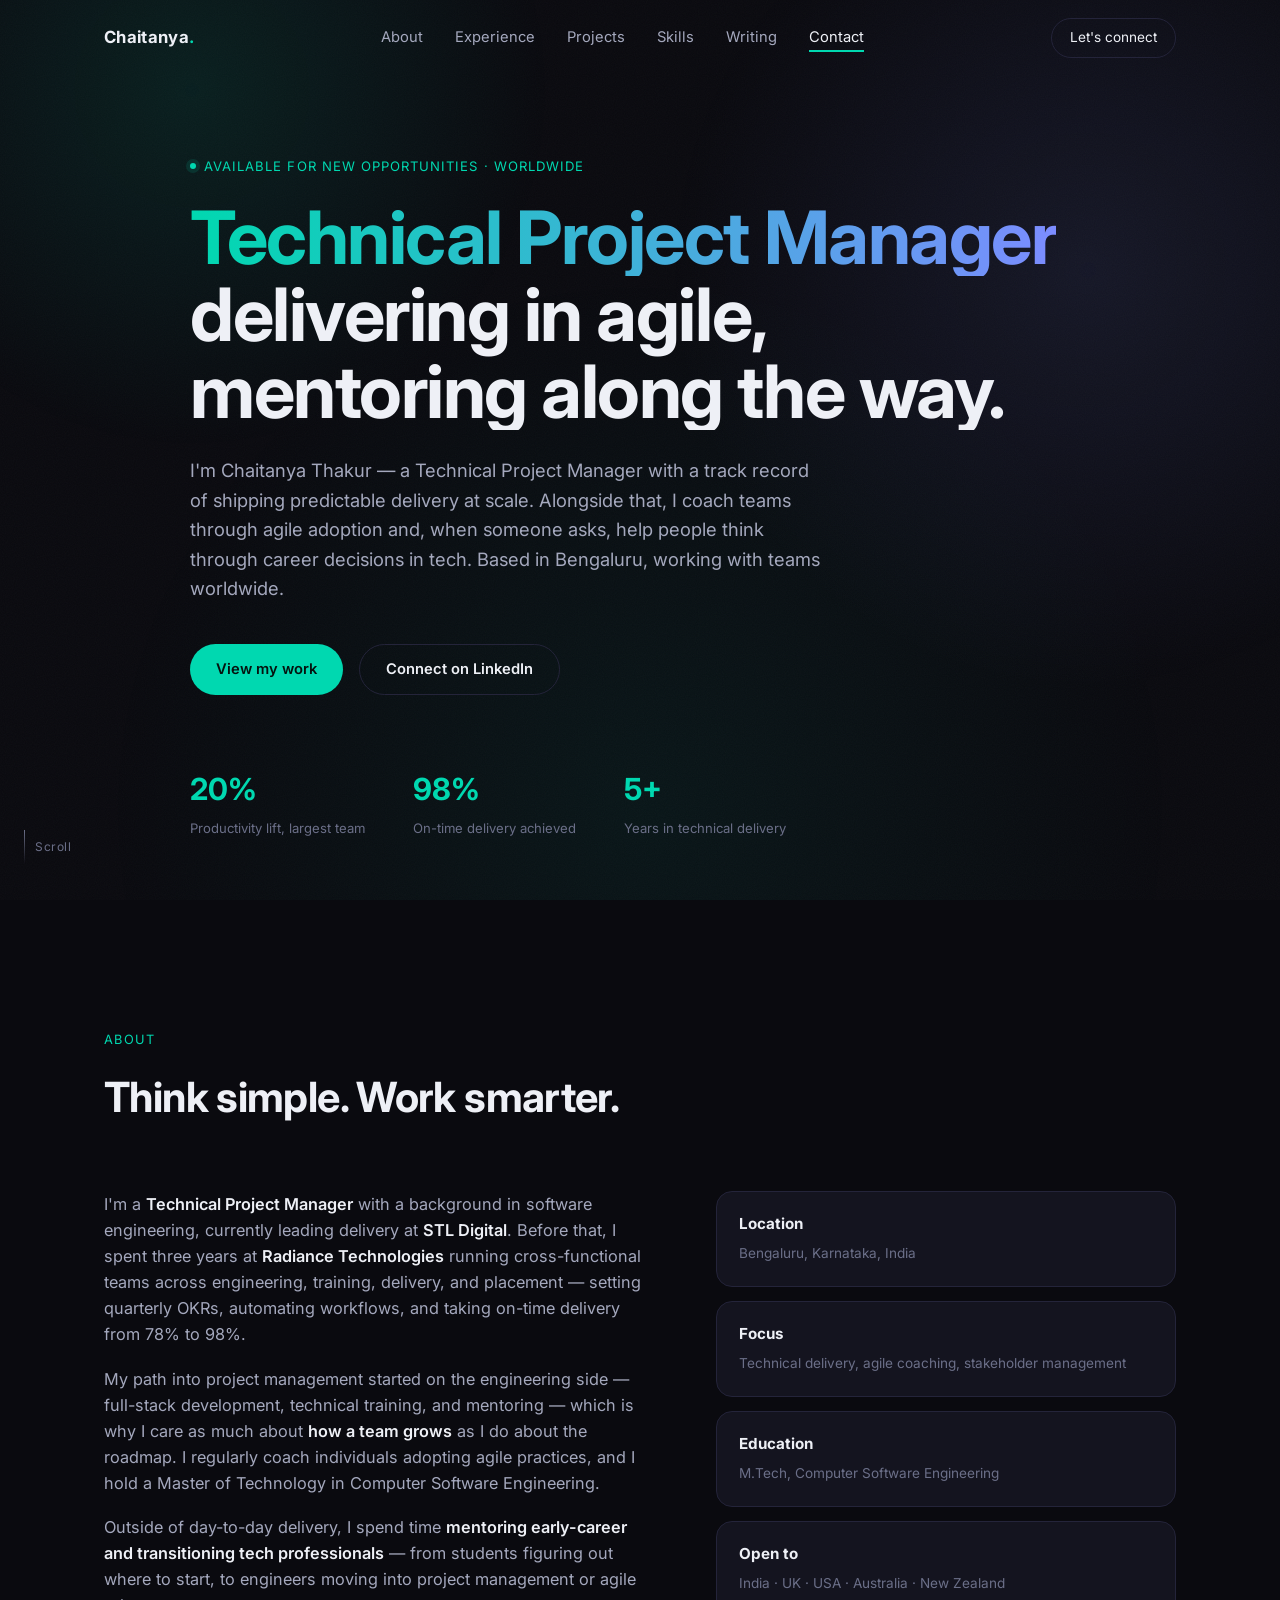
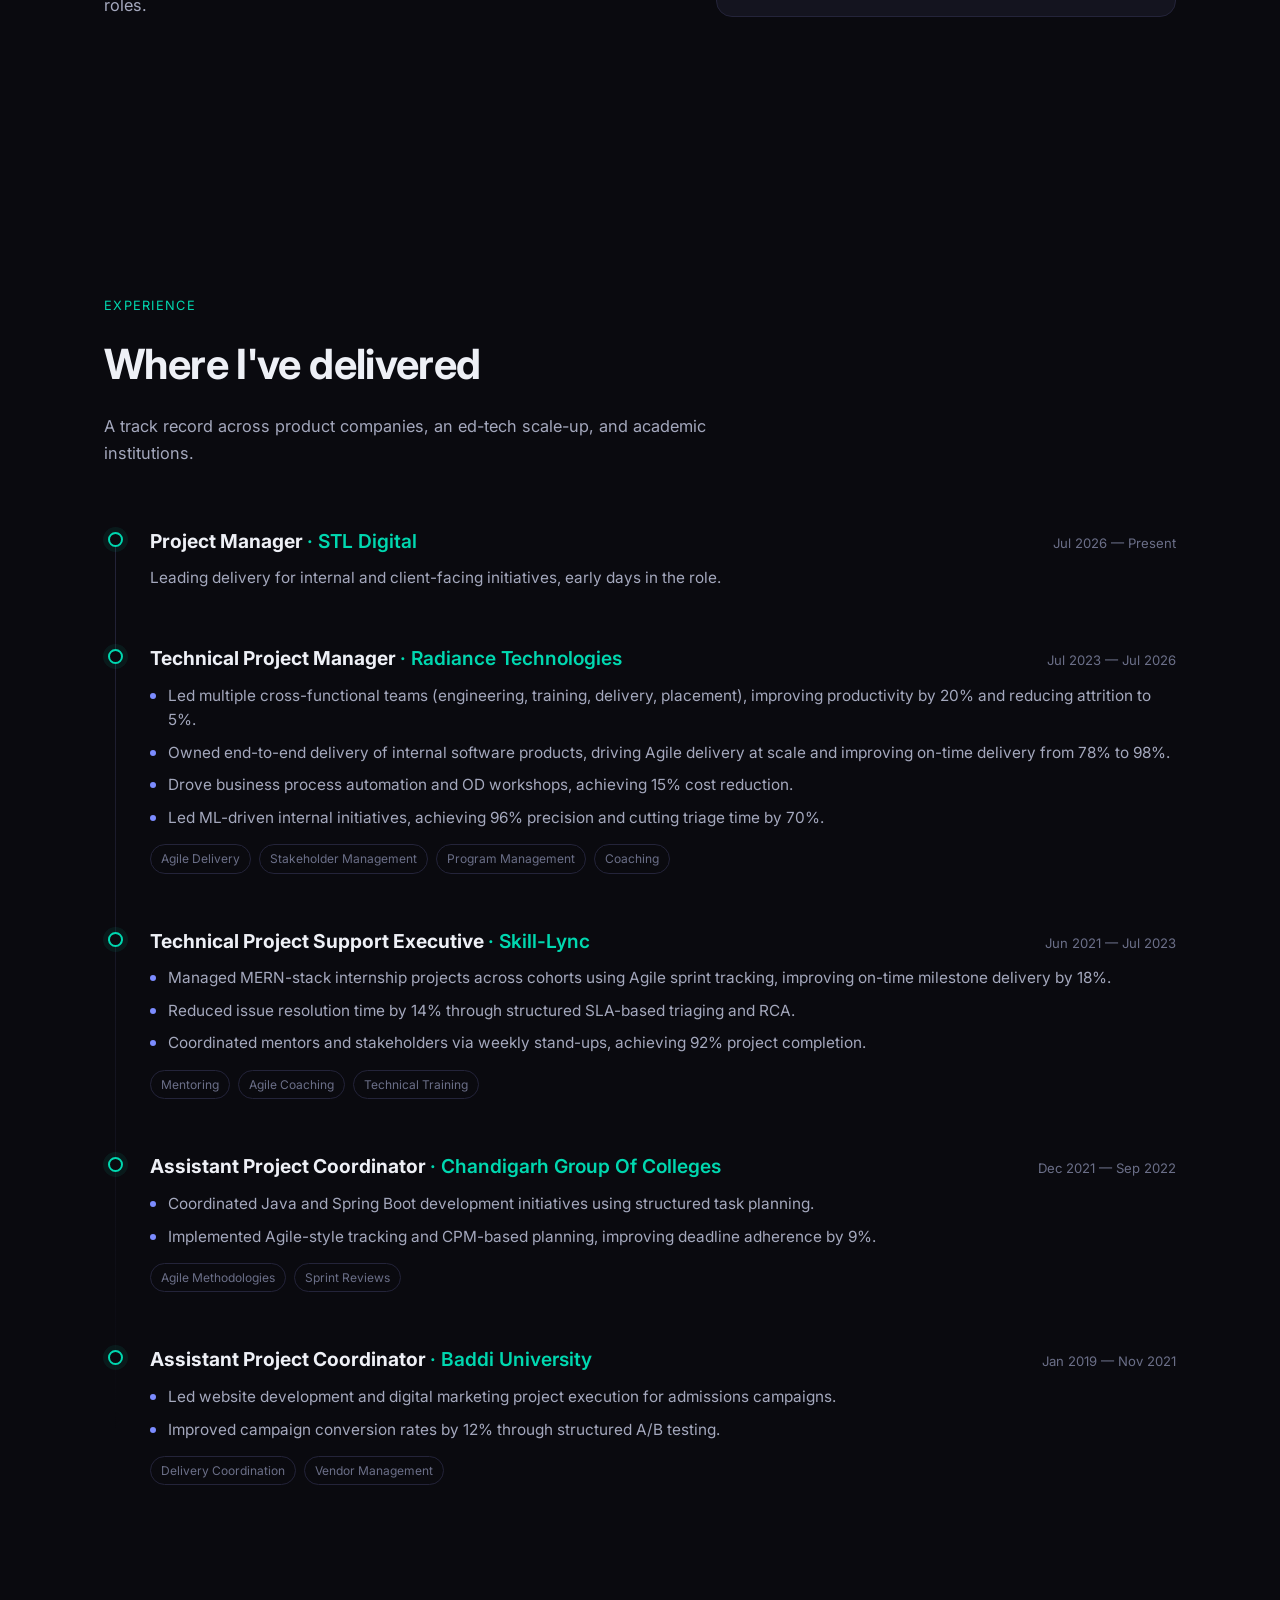
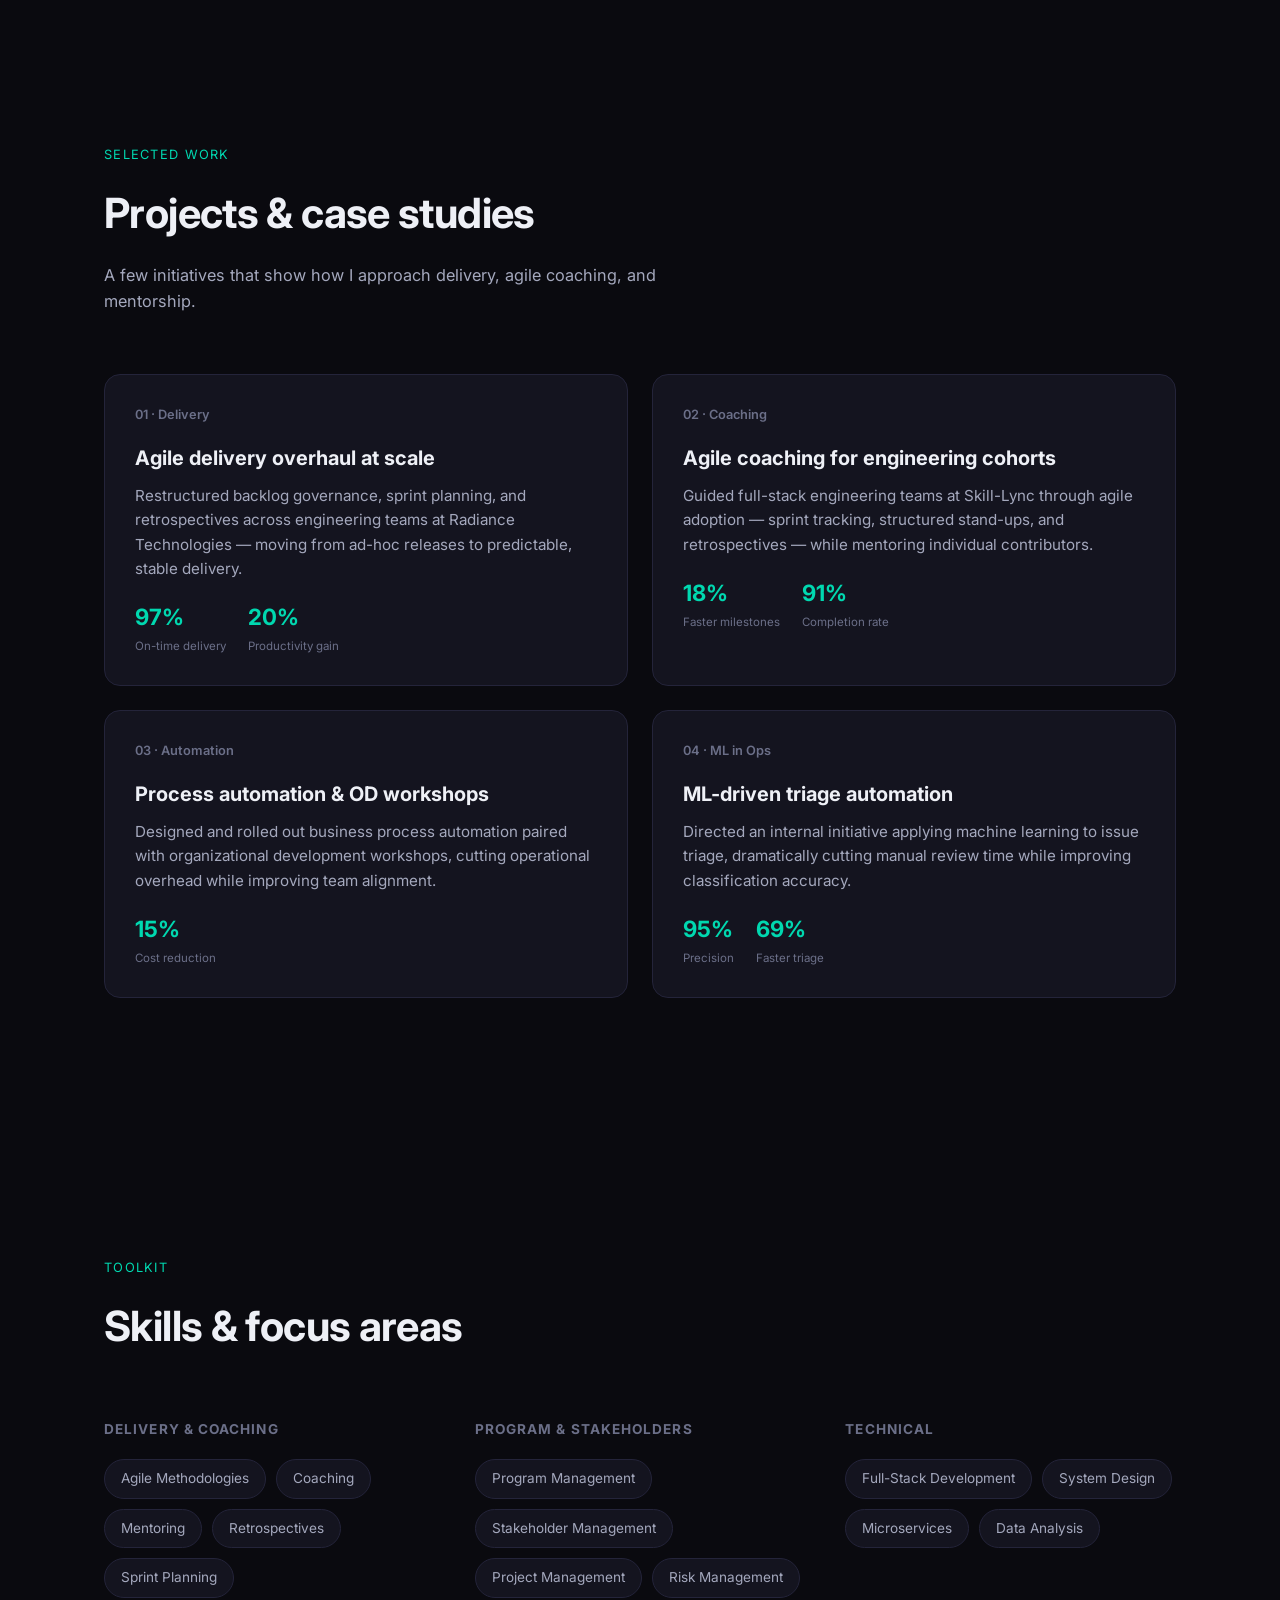
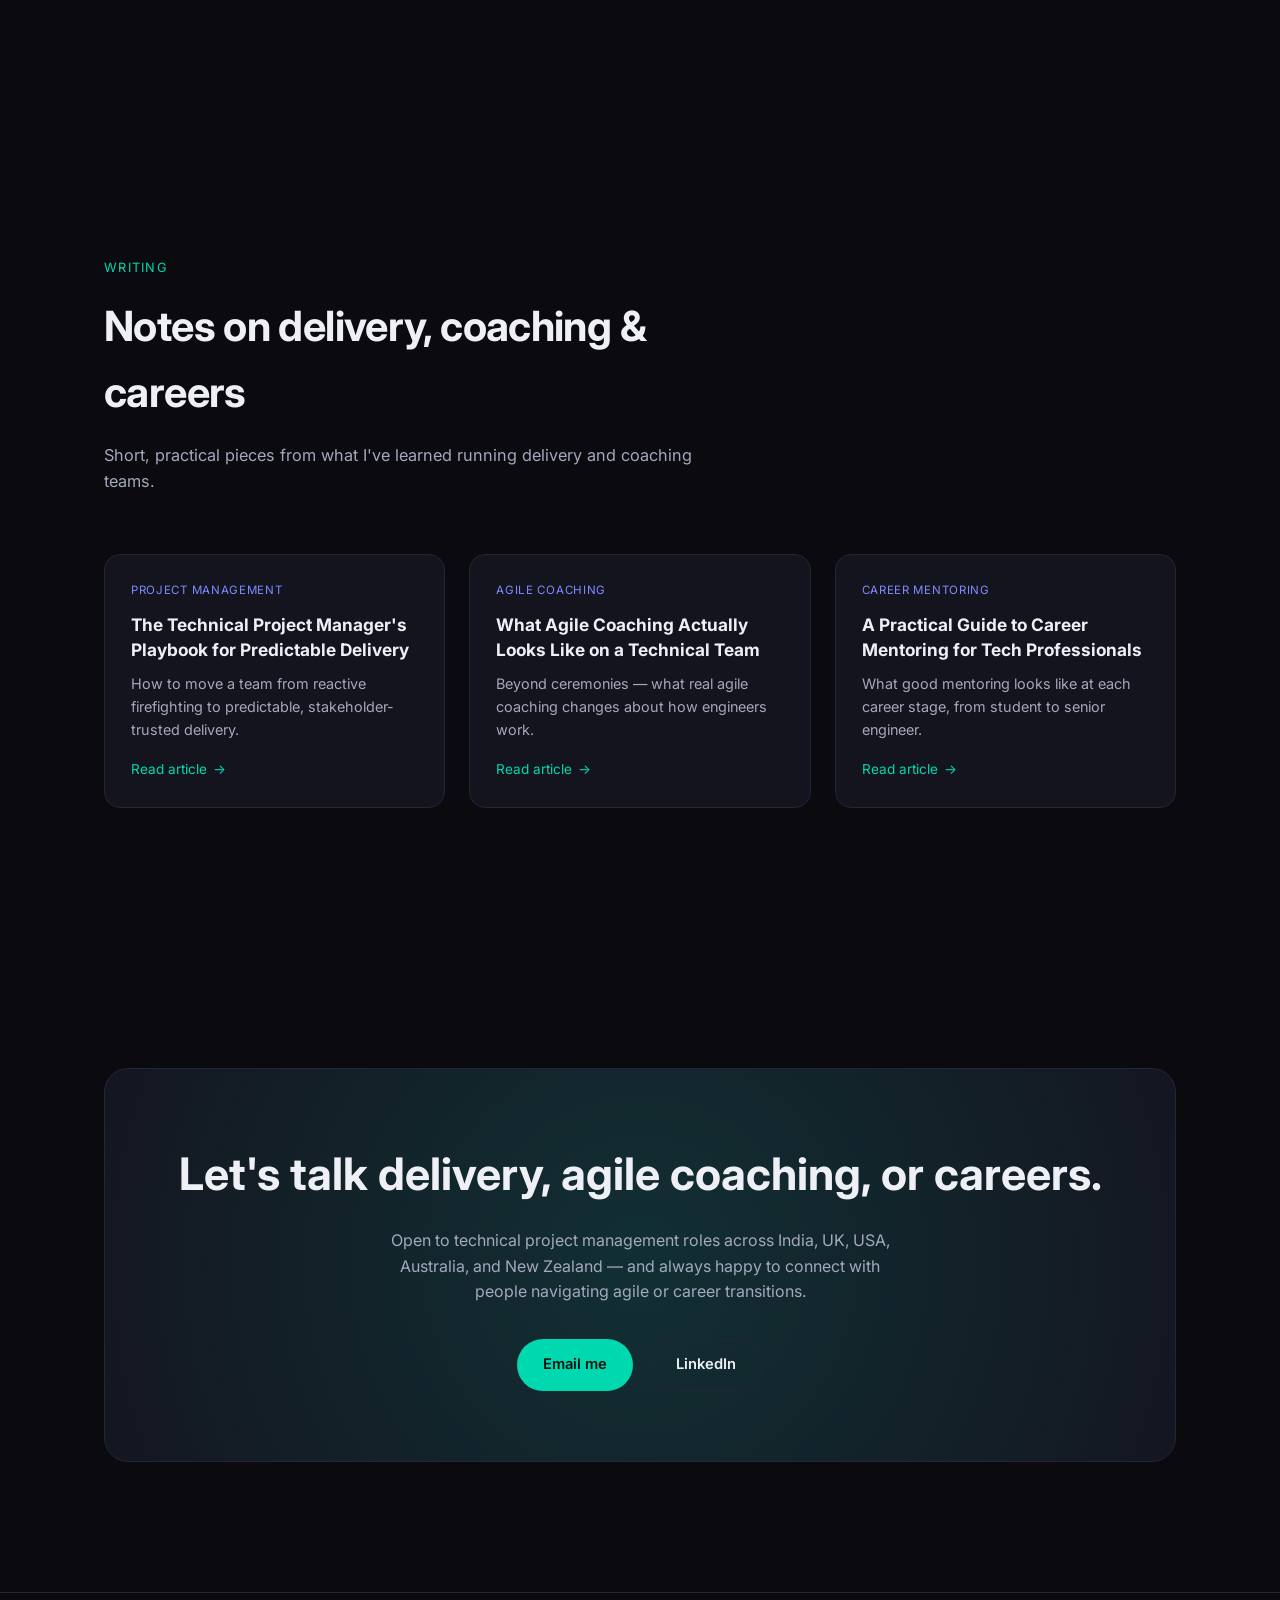
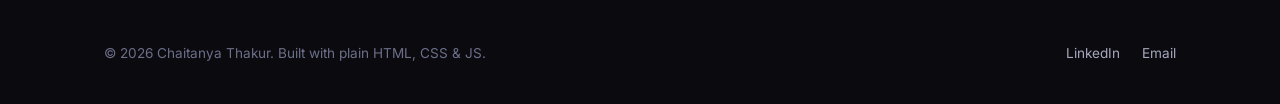
<file: index.HTM>
<!DOCTYPE html>
<html lang="en">
<head>
<meta charset="UTF-8" />
<meta name="viewport" content="width=device-width, initial-scale=1.0" />
<title>Chaitanya Thakur | Technical Project Manager, Agile Coach & Mentor</title>
<meta name="description" content="Chaitanya Thakur is a Technical Project Manager with a track record of delivery at scale, who also coaches teams through agile adoption and mentors tech professionals worldwide. Explore his experience, projects, and writing." />
<meta name="keywords" content="Chaitanya Thakur, Technical Project Manager, Agile Coach, Scrum Coaching, Career Mentoring, Career Guidance for Tech Professionals, Project Manager Bengaluru, Agile Delivery, Stakeholder Management" />
<meta name="author" content="Chaitanya Thakur" />
<link rel="canonical" href="https://chaitanya-thakur.github.io/" />

<!-- Open Graph -->
<meta property="og:type" content="website" />
<meta property="og:title" content="Chaitanya Thakur | Technical Project Manager, Agile Coach & Mentor" />
<meta property="og:description" content="Technical Project Manager with a track record of delivery at scale, who also coaches teams through agile adoption and mentors tech professionals worldwide." />
<meta property="og:url" content="https://chaitanya-thakur.github.io/" />
<meta property="og:site_name" content="Chaitanya Thakur" />

<!-- Twitter -->
<meta name="twitter:card" content="summary_large_image" />
<meta name="twitter:title" content="Chaitanya Thakur | Technical Project Manager, Agile Coach & Mentor" />
<meta name="twitter:description" content="Technical Project Manager with a track record of delivery at scale, who also coaches teams through agile adoption and mentors tech professionals worldwide." />

<link rel="icon" href="data:image/svg+xml,%3Csvg xmlns='http://www.w3.org/2000/svg' viewBox='0 0 100 100'%3E%3Crect width='100' height='100' rx='20' fill='%2300d8b0'/%3E%3Ctext x='50' y='68' font-size='58' text-anchor='middle' fill='%230a0a0f' font-family='Arial' font-weight='bold'%3ECT%3C/text%3E%3C/svg%3E" />

<link rel="preconnect" href="https://fonts.googleapis.com" />
<link rel="preconnect" href="https://fonts.gstatic.com" crossorigin />
<link href="https://fonts.googleapis.com/css2?family=Inter:wght@400;500;600;700;800&display=swap" rel="stylesheet" />

<link rel="stylesheet" href="styles.css" />

<script type="application/ld+json">
{
  "@context": "https://schema.org",
  "@type": "Person",
  "name": "Chaitanya Thakur",
  "url": "https://chaitanya-thakur.github.io/",
  "jobTitle": "Technical Project Manager",
  "description": "Technical Project Manager based in Bengaluru with a track record of delivery excellence, who also coaches teams through agile adoption and mentors tech professionals worldwide.",
  "address": {
    "@type": "PostalAddress",
    "addressLocality": "Bengaluru",
    "addressRegion": "Karnataka",
    "addressCountry": "IN"
  },
  "worksFor": {
    "@type": "Organization",
    "name": "STL Digital"
  },
  "alumniOf": {
    "@type": "CollegeOrUniversity",
    "name": "Baddi University of Emerging Sciences and Technology"
  },
  "knowsAbout": [
    "Technical Project Management",
    "Software Delivery",
    "Program Management",
    "Stakeholder Management",
    "Agile Coaching",
    "Career Mentoring"
  ],
  "sameAs": [
    "https://www.linkedin.com/in/chaitanya-thakur-994667158/"
  ]
}
</script>
</head>
<body>

<a href="#top" class="skip-link">Skip to main content</a>

<div class="bg-glow"></div>
<div class="noise"></div>
<div class="scroll-progress"></div>

<nav class="nav">
  <div class="container nav-inner">
    <a href="#top" class="logo">Chaitanya<span>.</span></a>
    <ul class="nav-links">
      <li><a href="#about">About</a></li>
      <li><a href="#experience">Experience</a></li>
      <li><a href="#projects">Projects</a></li>
      <li><a href="#skills">Skills</a></li>
      <li><a href="#writing">Writing</a></li>
      <li><a href="#contact">Contact</a></li>
    </ul>
    <a href="#contact" class="nav-cta">Let's connect</a>
    <button class="nav-toggle" aria-label="Toggle menu">
      <span></span><span></span><span></span>
    </button>
  </div>
</nav>

<!-- ================= HERO ================= -->
<header class="hero" id="top" tabindex="-1">
  <div class="container">
    <span class="eyebrow"><span class="dot"></span>Available for new opportunities &middot; Worldwide</span>
    <h1>
      <span class="line"><span class="grad">Technical Project Manager</span></span>
      <span class="line"><span>delivering in agile, mentoring along the way.</span></span>
    </h1>
    <p class="sub">
      I'm Chaitanya Thakur — a Technical Project Manager with a track record of shipping
      predictable delivery at scale. Alongside that, I coach teams through agile adoption
      and, when someone asks, help people think through career decisions in tech. Based in
      Bengaluru, working with teams worldwide.
    </p>
    <div class="actions">
      <a href="#projects" class="btn btn-primary">View my work</a>
      <a href="https://www.linkedin.com/in/chaitanya-thakur-994667158/" target="_blank" rel="noopener" class="btn btn-ghost">Connect on LinkedIn</a>
    </div>
    <div class="hero-meta">
      <div>
        <div class="stat-num"><span data-count="20" data-suffix="%">0%</span></div>
        <div class="stat-label">Productivity lift, largest team</div>
      </div>
      <div>
        <div class="stat-num"><span data-count="98" data-suffix="%">0%</span></div>
        <div class="stat-label">On-time delivery achieved</div>
      </div>
      <div>
        <div class="stat-num"><span data-count="5" data-suffix="+">0</span></div>
        <div class="stat-label">Years in technical delivery</div>
      </div>
    </div>
  </div>
  <div class="scroll-cue"><div class="line-v"></div>Scroll</div>
</header>

<!-- ================= ABOUT ================= -->
<section id="about">
  <div class="container">
    <div class="section-head reveal">
      <span class="section-tag">About</span>
      <h2>Think simple. Work smarter.</h2>
    </div>
    <div class="about-grid">
      <div class="about-text reveal">
        <p>
          I'm a <strong>Technical Project Manager</strong> with a background in software
          engineering, currently leading delivery at <strong>STL Digital</strong>. Before that,
          I spent three years at <strong>Radiance Technologies</strong> running cross-functional
          teams across engineering, training, delivery, and placement — setting quarterly OKRs,
          automating workflows, and taking on-time delivery from 78% to 98%.
        </p>
        <p>
          My path into project management started on the engineering side — full-stack
          development, technical training, and mentoring — which is why I care as much about
          <strong>how a team grows</strong> as I do about the roadmap. I regularly coach
          individuals adopting agile practices, and I hold a Master of Technology in Computer
          Software Engineering.
        </p>
        <p>
          Outside of day-to-day delivery, I spend time <strong>mentoring early-career and
          transitioning tech professionals</strong> — from students figuring out where to start,
          to engineers moving into project management or agile roles.
        </p>
      </div>
      <div class="about-cards">
        <div class="mini-card reveal reveal-delay-1">
          <h4>Location</h4>
          <span>Bengaluru, Karnataka, India</span>
        </div>
        <div class="mini-card reveal reveal-delay-2">
          <h4>Focus</h4>
          <span>Technical delivery, agile coaching, stakeholder management</span>
        </div>
        <div class="mini-card reveal reveal-delay-3">
          <h4>Education</h4>
          <span>M.Tech, Computer Software Engineering</span>
        </div>
        <div class="mini-card reveal reveal-delay-4">
          <h4>Open to</h4>
          <span>India &middot; UK &middot; USA &middot; Australia &middot; New Zealand</span>
        </div>
      </div>
    </div>
  </div>
</section>

<!-- ================= EXPERIENCE ================= -->
<section id="experience">
  <div class="container">
    <div class="section-head reveal">
      <span class="section-tag">Experience</span>
      <h2>Where I've delivered</h2>
      <p>A track record across product companies, an ed-tech scale-up, and academic institutions.</p>
    </div>

    <div class="timeline">
      <div class="tl-item reveal">
        <div class="tl-dot"></div>
        <div class="tl-head">
          <h3>Project Manager <span class="company">&middot; STL Digital</span></h3>
          <span class="tl-date">Jul 2026 — Present</span>
        </div>
        <p style="color:var(--text-dim); font-size:0.96rem;">Leading delivery for internal and client-facing initiatives, early days in the role.</p>
      </div>

      <div class="tl-item reveal">
        <div class="tl-dot"></div>
        <div class="tl-head">
          <h3>Technical Project Manager <span class="company">&middot; Radiance Technologies</span></h3>
          <span class="tl-date">Jul 2023 — Jul 2026</span>
        </div>
        <ul>
          <li>Led multiple cross-functional teams (engineering, training, delivery, placement), improving productivity by 20% and reducing attrition to 5%.</li>
          <li>Owned end-to-end delivery of internal software products, driving Agile delivery at scale and improving on-time delivery from 78% to 98%.</li>
          <li>Drove business process automation and OD workshops, achieving 15% cost reduction.</li>
          <li>Led ML-driven internal initiatives, achieving 96% precision and cutting triage time by 70%.</li>
        </ul>
        <div class="tl-tags"><span>Agile Delivery</span><span>Stakeholder Management</span><span>Program Management</span><span>Coaching</span></div>
      </div>

      <div class="tl-item reveal">
        <div class="tl-dot"></div>
        <div class="tl-head">
          <h3>Technical Project Support Executive <span class="company">&middot; Skill-Lync</span></h3>
          <span class="tl-date">Jun 2021 — Jul 2023</span>
        </div>
        <ul>
          <li>Managed MERN-stack internship projects across cohorts using Agile sprint tracking, improving on-time milestone delivery by 18%.</li>
          <li>Reduced issue resolution time by 14% through structured SLA-based triaging and RCA.</li>
          <li>Coordinated mentors and stakeholders via weekly stand-ups, achieving 92% project completion.</li>
        </ul>
        <div class="tl-tags"><span>Mentoring</span><span>Agile Coaching</span><span>Technical Training</span></div>
      </div>

      <div class="tl-item reveal">
        <div class="tl-dot"></div>
        <div class="tl-head">
          <h3>Assistant Project Coordinator <span class="company">&middot; Chandigarh Group Of Colleges</span></h3>
          <span class="tl-date">Dec 2021 — Sep 2022</span>
        </div>
        <ul>
          <li>Coordinated Java and Spring Boot development initiatives using structured task planning.</li>
          <li>Implemented Agile-style tracking and CPM-based planning, improving deadline adherence by 9%.</li>
        </ul>
        <div class="tl-tags"><span>Agile Methodologies</span><span>Sprint Reviews</span></div>
      </div>

      <div class="tl-item reveal">
        <div class="tl-dot"></div>
        <div class="tl-head">
          <h3>Assistant Project Coordinator <span class="company">&middot; Baddi University</span></h3>
          <span class="tl-date">Jan 2019 — Nov 2021</span>
        </div>
        <ul>
          <li>Led website development and digital marketing project execution for admissions campaigns.</li>
          <li>Improved campaign conversion rates by 12% through structured A/B testing.</li>
        </ul>
        <div class="tl-tags"><span>Delivery Coordination</span><span>Vendor Management</span></div>
      </div>
    </div>
  </div>
</section>

<!-- ================= PROJECTS ================= -->
<section id="projects">
  <div class="container">
    <div class="section-head reveal">
      <span class="section-tag">Selected work</span>
      <h2>Projects & case studies</h2>
      <p>A few initiatives that show how I approach delivery, agile coaching, and mentorship.</p>
    </div>
    <div class="project-grid">
      <div class="project-card reveal">
        <div class="project-num">01 &middot; Delivery</div>
        <h3>Agile delivery overhaul at scale</h3>
        <p>Restructured backlog governance, sprint planning, and retrospectives across engineering teams at Radiance Technologies — moving from ad-hoc releases to predictable, stable delivery.</p>
        <div class="project-metrics">
          <div><span data-count="98" data-suffix="%">0%</span><small>On-time delivery</small></div>
          <div><span data-count="20" data-suffix="%">0%</span><small>Productivity gain</small></div>
        </div>
      </div>
      <div class="project-card reveal reveal-delay-1">
        <div class="project-num">02 &middot; Coaching</div>
        <h3>Agile coaching for engineering cohorts</h3>
        <p>Guided full-stack engineering teams at Skill-Lync through agile adoption — sprint tracking, structured stand-ups, and retrospectives — while mentoring individual contributors.</p>
        <div class="project-metrics">
          <div><span data-count="18" data-suffix="%">0%</span><small>Faster milestones</small></div>
          <div><span data-count="92" data-suffix="%">0%</span><small>Completion rate</small></div>
        </div>
      </div>
      <div class="project-card reveal reveal-delay-2">
        <div class="project-num">03 &middot; Automation</div>
        <h3>Process automation & OD workshops</h3>
        <p>Designed and rolled out business process automation paired with organizational development workshops, cutting operational overhead while improving team alignment.</p>
        <div class="project-metrics">
          <div><span data-count="15" data-suffix="%">0%</span><small>Cost reduction</small></div>
        </div>
      </div>
      <div class="project-card reveal reveal-delay-3">
        <div class="project-num">04 &middot; ML in Ops</div>
        <h3>ML-driven triage automation</h3>
        <p>Directed an internal initiative applying machine learning to issue triage, dramatically cutting manual review time while improving classification accuracy.</p>
        <div class="project-metrics">
          <div><span data-count="96" data-suffix="%">0%</span><small>Precision</small></div>
          <div><span data-count="70" data-suffix="%">0%</span><small>Faster triage</small></div>
        </div>
      </div>
    </div>
  </div>
</section>

<!-- ================= SKILLS ================= -->
<section id="skills">
  <div class="container">
    <div class="section-head reveal">
      <span class="section-tag">Toolkit</span>
      <h2>Skills & focus areas</h2>
    </div>
    <div class="skills-wrap">
      <div class="skill-group reveal">
        <h4>Delivery & Coaching</h4>
        <div class="skill-tags">
          <span>Agile Methodologies</span><span>Coaching</span><span>Mentoring</span><span>Retrospectives</span><span>Sprint Planning</span>
        </div>
      </div>
      <div class="skill-group reveal reveal-delay-1">
        <h4>Program & Stakeholders</h4>
        <div class="skill-tags">
          <span>Program Management</span><span>Stakeholder Management</span><span>Project Management</span><span>Risk Management</span>
        </div>
      </div>
      <div class="skill-group reveal reveal-delay-2">
        <h4>Technical</h4>
        <div class="skill-tags">
          <span>Full-Stack Development</span><span>System Design</span><span>Microservices</span><span>Data Analysis</span>
        </div>
      </div>
    </div>
  </div>
</section>

<!-- ================= WRITING ================= -->
<section id="writing">
  <div class="container">
    <div class="section-head reveal">
      <span class="section-tag">Writing</span>
      <h2>Notes on delivery, coaching & careers</h2>
      <p>Short, practical pieces from what I've learned running delivery and coaching teams.</p>
    </div>
    <div class="writing-grid">
      <a class="article-card reveal" href="articles/technical-project-management-playbook.html">
        <span class="article-tag">Project Management</span>
        <h3>The Technical Project Manager's Playbook for Predictable Delivery</h3>
        <p>How to move a team from reactive firefighting to predictable, stakeholder-trusted delivery.</p>
        <span class="article-read">Read article <span class="arrow">&rarr;</span></span>
      </a>
      <a class="article-card reveal reveal-delay-1" href="articles/agile-coaching-technical-teams.html">
        <span class="article-tag">Agile Coaching</span>
        <h3>What Agile Coaching Actually Looks Like on a Technical Team</h3>
        <p>Beyond ceremonies — what real agile coaching changes about how engineers work.</p>
        <span class="article-read">Read article <span class="arrow">&rarr;</span></span>
      </a>
      <a class="article-card reveal reveal-delay-2" href="articles/career-mentoring-tech-professionals.html">
        <span class="article-tag">Career Mentoring</span>
        <h3>A Practical Guide to Career Mentoring for Tech Professionals</h3>
        <p>What good mentoring looks like at each career stage, from student to senior engineer.</p>
        <span class="article-read">Read article <span class="arrow">&rarr;</span></span>
      </a>
    </div>
  </div>
</section>

<!-- ================= CONTACT ================= -->
<section id="contact">
  <div class="container">
    <div class="contact-box reveal">
      <h2>Let's talk delivery, agile coaching, or careers.</h2>
      <p>Open to technical project management roles across India, UK, USA, Australia, and New Zealand — and always happy to connect with people navigating agile or career transitions.</p>
      <div class="contact-actions">
        <a href="mailto:thakurchaitanyaofficial@gmail.com" class="btn btn-primary">Email me</a>
        <a href="https://www.linkedin.com/in/chaitanya-thakur-994667158/" target="_blank" rel="noopener" class="btn btn-ghost">LinkedIn</a>
      </div>
    </div>
  </div>
</section>

<footer>
  <div class="container footer-inner">
    <p>&copy; <span data-year>2026</span> Chaitanya Thakur. Built with plain HTML, CSS & JS.</p>
    <div class="footer-links">
      <a href="https://www.linkedin.com/in/chaitanya-thakur-994667158/" target="_blank" rel="noopener">LinkedIn</a>
      <a href="mailto:thakurchaitanyaofficial@gmail.com">Email</a>
    </div>
  </div>
</footer>

<script src="script.js"></script>
</body>
</html>
</file>
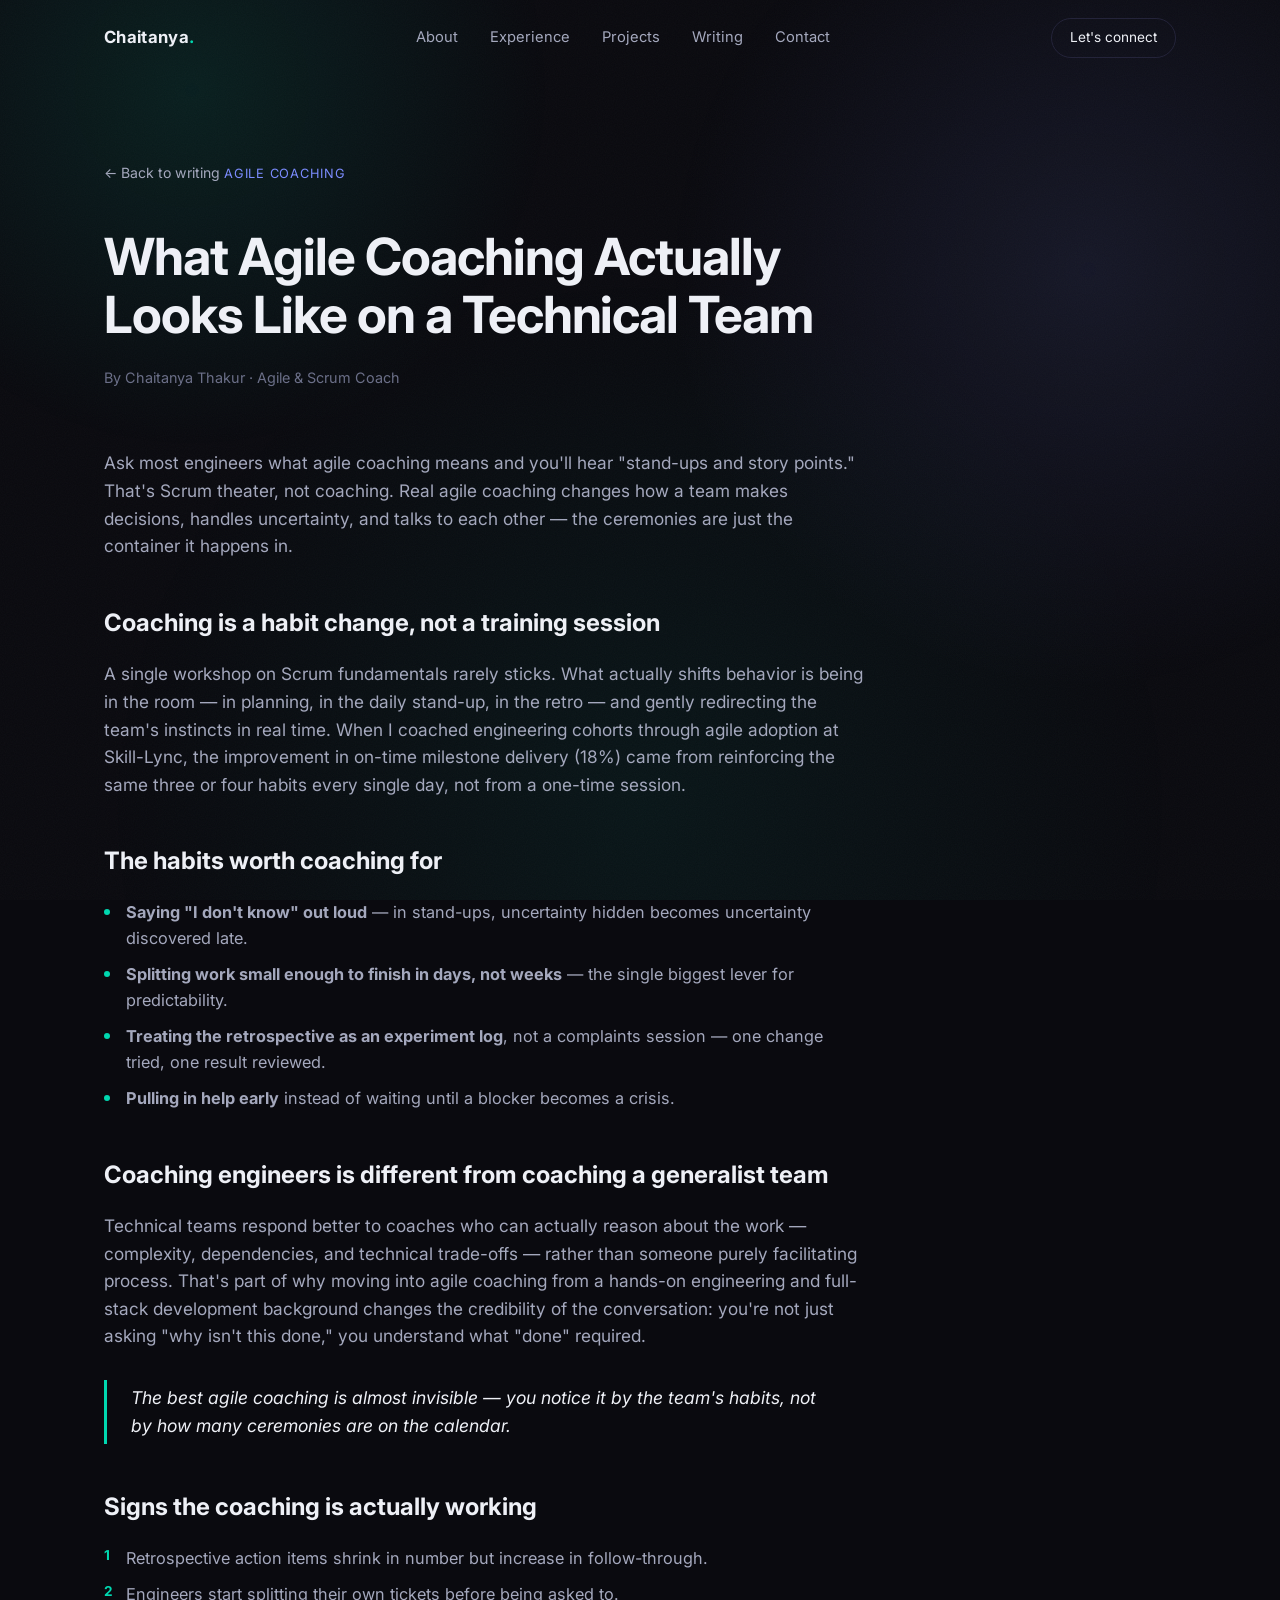
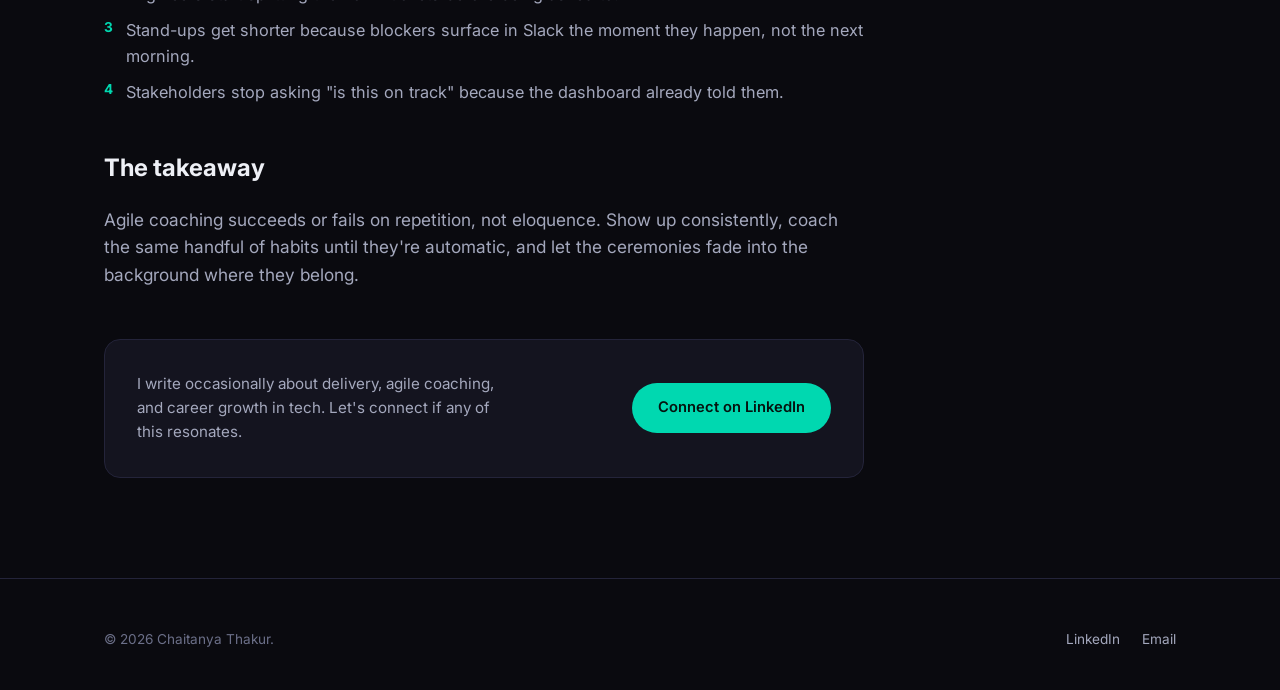
<file: articles/AGILE-~1.HTM>
<!DOCTYPE html>
<html lang="en">
<head>
<meta charset="UTF-8" />
<meta name="viewport" content="width=device-width, initial-scale=1.0" />
<title>What Agile Coaching Actually Looks Like on a Technical Team | Chaitanya Thakur</title>
<meta name="description" content="Agile coach and Technical Project Manager Chaitanya Thakur on what agile coaching really changes about how engineering teams work, beyond ceremonies and Scrum theater." />
<meta name="keywords" content="Agile coaching, Scrum coaching, agile coach, technical teams, agile transformation, Chaitanya Thakur" />
<meta name="author" content="Chaitanya Thakur" />
<link rel="canonical" href="https://chaitanya-thakur.github.io/articles/agile-coaching-technical-teams.html" />
<meta property="og:type" content="article" />
<meta property="og:title" content="What Agile Coaching Actually Looks Like on a Technical Team" />
<meta property="og:description" content="Beyond ceremonies — what real agile coaching changes about how engineers work." />
<link rel="preconnect" href="https://fonts.googleapis.com" />
<link rel="preconnect" href="https://fonts.gstatic.com" crossorigin />
<link href="https://fonts.googleapis.com/css2?family=Inter:wght@400;500;600;700;800&display=swap" rel="stylesheet" />
<link rel="stylesheet" href="../styles.css" />
<script type="application/ld+json">
{
  "@context": "https://schema.org",
  "@type": "Article",
  "headline": "What Agile Coaching Actually Looks Like on a Technical Team",
  "author": { "@type": "Person", "name": "Chaitanya Thakur", "url": "https://chaitanya-thakur.github.io/" },
  "datePublished": "2026-08-01",
  "description": "Beyond ceremonies — what real agile coaching changes about how engineers work."
}
</script>
</head>
<body>
<a href="#top" class="skip-link">Skip to main content</a>
<div class="bg-glow"></div>
<div class="noise"></div>
<div class="scroll-progress"></div>

<nav class="nav">
  <div class="container nav-inner">
    <a href="../index.html#top" class="logo">Chaitanya<span>.</span></a>
    <ul class="nav-links">
      <li><a href="../index.html#about">About</a></li>
      <li><a href="../index.html#experience">Experience</a></li>
      <li><a href="../index.html#projects">Projects</a></li>
      <li><a href="../index.html#writing">Writing</a></li>
      <li><a href="../index.html#contact">Contact</a></li>
    </ul>
    <a href="../index.html#contact" class="nav-cta">Let's connect</a>
    <button class="nav-toggle" aria-label="Toggle menu"><span></span><span></span><span></span></button>
  </div>
</nav>

<header class="article-hero">
  <div class="container">
    <a href="../index.html#writing" class="back-link">&larr; Back to writing</a>
    <span class="article-tag">Agile Coaching</span>
    <h1>What Agile Coaching Actually Looks Like on a Technical Team</h1>
    <div class="article-meta">By Chaitanya Thakur &middot; Agile & Scrum Coach</div>
  </div>
</header>

<div class="container">
  <article class="article-body">
    <p>
      Ask most engineers what agile coaching means and you'll hear "stand-ups and story
      points." That's Scrum theater, not coaching. Real agile coaching changes how a team
      makes decisions, handles uncertainty, and talks to each other — the ceremonies are
      just the container it happens in.
    </p>

    <h2>Coaching is a habit change, not a training session</h2>
    <p>
      A single workshop on Scrum fundamentals rarely sticks. What actually shifts behavior
      is being in the room — in planning, in the daily stand-up, in the retro — and gently
      redirecting the team's instincts in real time. When I coached engineering cohorts
      through agile adoption at Skill-Lync, the improvement in on-time milestone delivery
      (18%) came from reinforcing the same three or four habits every single day, not from
      a one-time session.
    </p>

    <h2>The habits worth coaching for</h2>
    <ul>
      <li><strong>Saying "I don't know" out loud</strong> — in stand-ups, uncertainty hidden becomes uncertainty discovered late.</li>
      <li><strong>Splitting work small enough to finish in days, not weeks</strong> — the single biggest lever for predictability.</li>
      <li><strong>Treating the retrospective as an experiment log</strong>, not a complaints session — one change tried, one result reviewed.</li>
      <li><strong>Pulling in help early</strong> instead of waiting until a blocker becomes a crisis.</li>
    </ul>

    <h2>Coaching engineers is different from coaching a generalist team</h2>
    <p>
      Technical teams respond better to coaches who can actually reason about the work —
      complexity, dependencies, and technical trade-offs — rather than someone purely
      facilitating process. That's part of why moving into agile coaching from a hands-on
      engineering and full-stack development background changes the credibility of the
      conversation: you're not just asking "why isn't this done," you understand what "done"
      required.
    </p>

    <blockquote>
      The best agile coaching is almost invisible — you notice it by the team's habits,
      not by how many ceremonies are on the calendar.
    </blockquote>

    <h2>Signs the coaching is actually working</h2>
    <ol>
      <li>Retrospective action items shrink in number but increase in follow-through.</li>
      <li>Engineers start splitting their own tickets before being asked to.</li>
      <li>Stand-ups get shorter because blockers surface in Slack the moment they happen, not the next morning.</li>
      <li>Stakeholders stop asking "is this on track" because the dashboard already told them.</li>
    </ol>

    <h2>The takeaway</h2>
    <p>
      Agile coaching succeeds or fails on repetition, not eloquence. Show up consistently,
      coach the same handful of habits until they're automatic, and let the ceremonies fade
      into the background where they belong.
    </p>

    <div class="article-cta">
      <p>I write occasionally about delivery, agile coaching, and career growth in tech. Let's connect if any of this resonates.</p>
      <a href="https://www.linkedin.com/in/chaitanya-thakur-994667158/" target="_blank" rel="noopener" class="btn btn-primary">Connect on LinkedIn</a>
    </div>
  </article>
</div>

<footer>
  <div class="container footer-inner">
    <p>&copy; <span data-year>2026</span> Chaitanya Thakur.</p>
    <div class="footer-links">
      <a href="https://www.linkedin.com/in/chaitanya-thakur-994667158/" target="_blank" rel="noopener">LinkedIn</a>
      <a href="mailto:thakurchaitanyaofficial@gmail.com">Email</a>
    </div>
  </div>
</footer>

<script src="../script.js"></script>
</body>
</html>
</file>
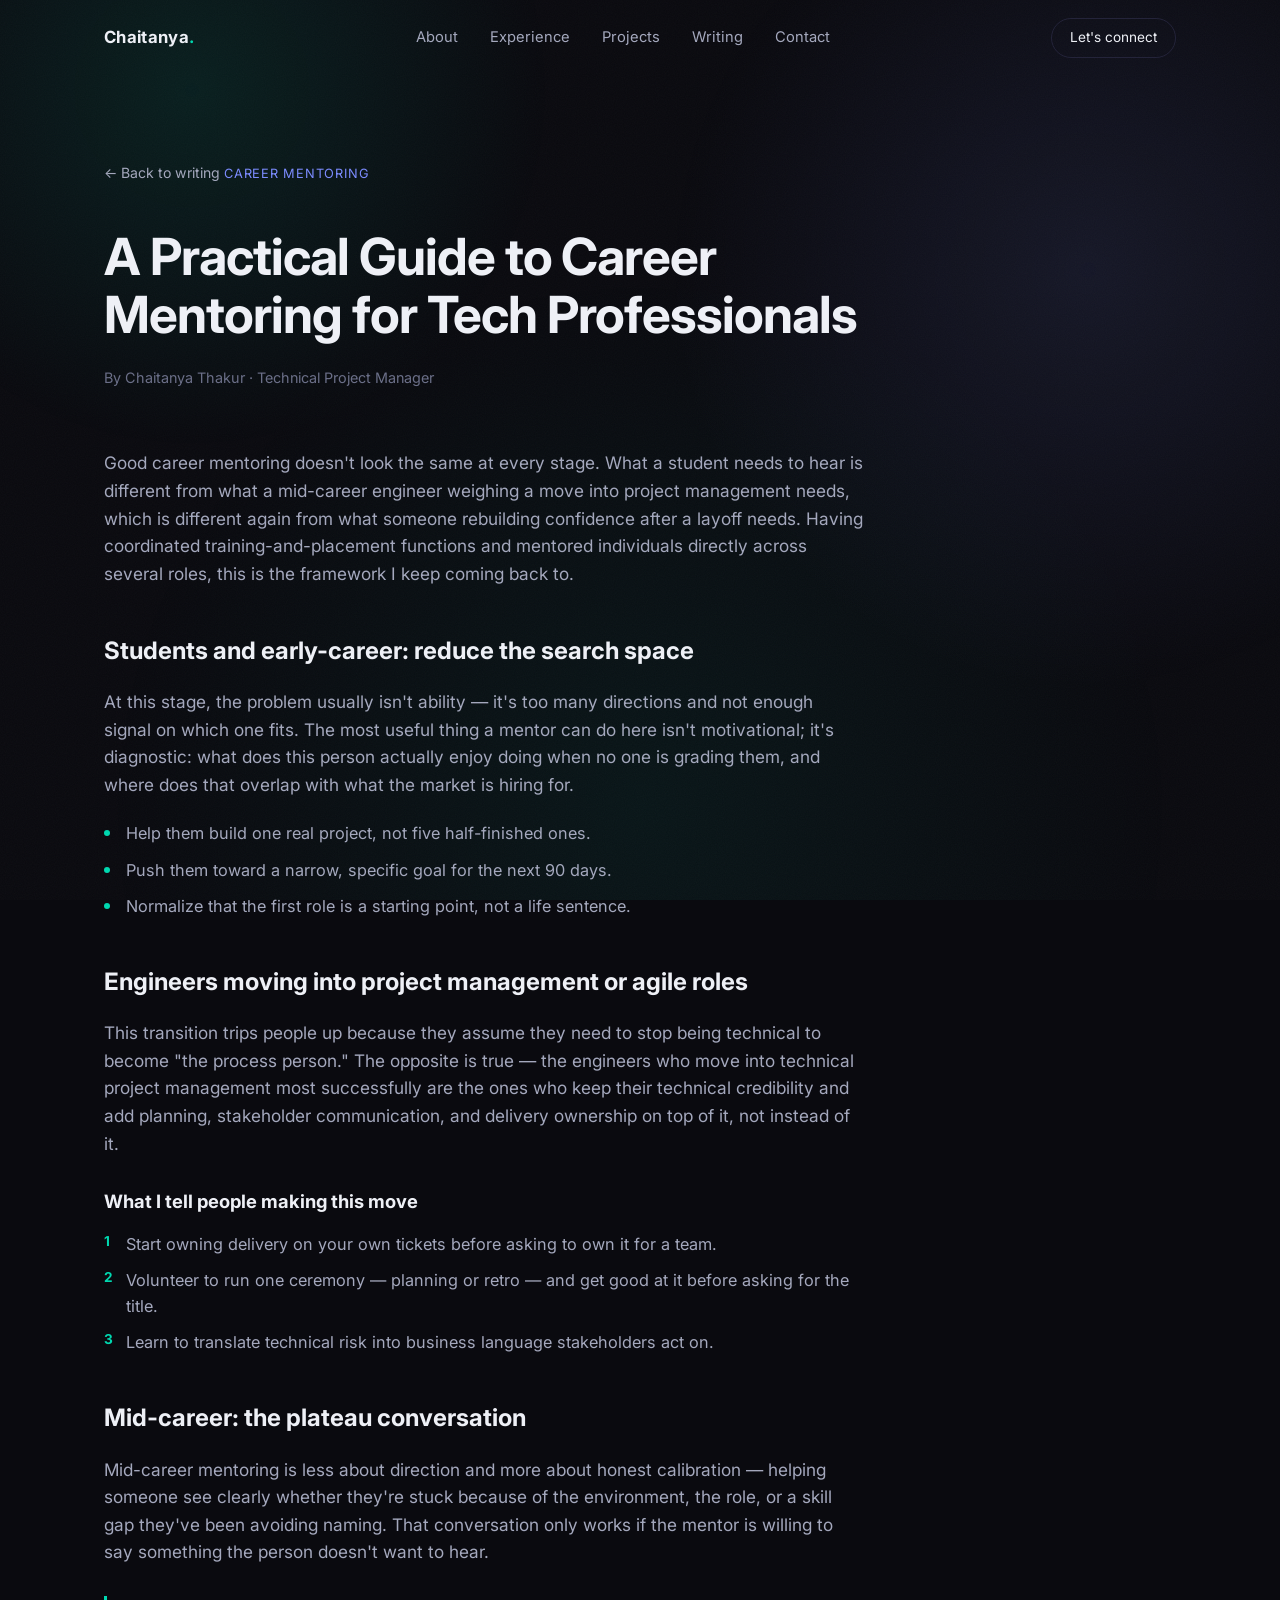
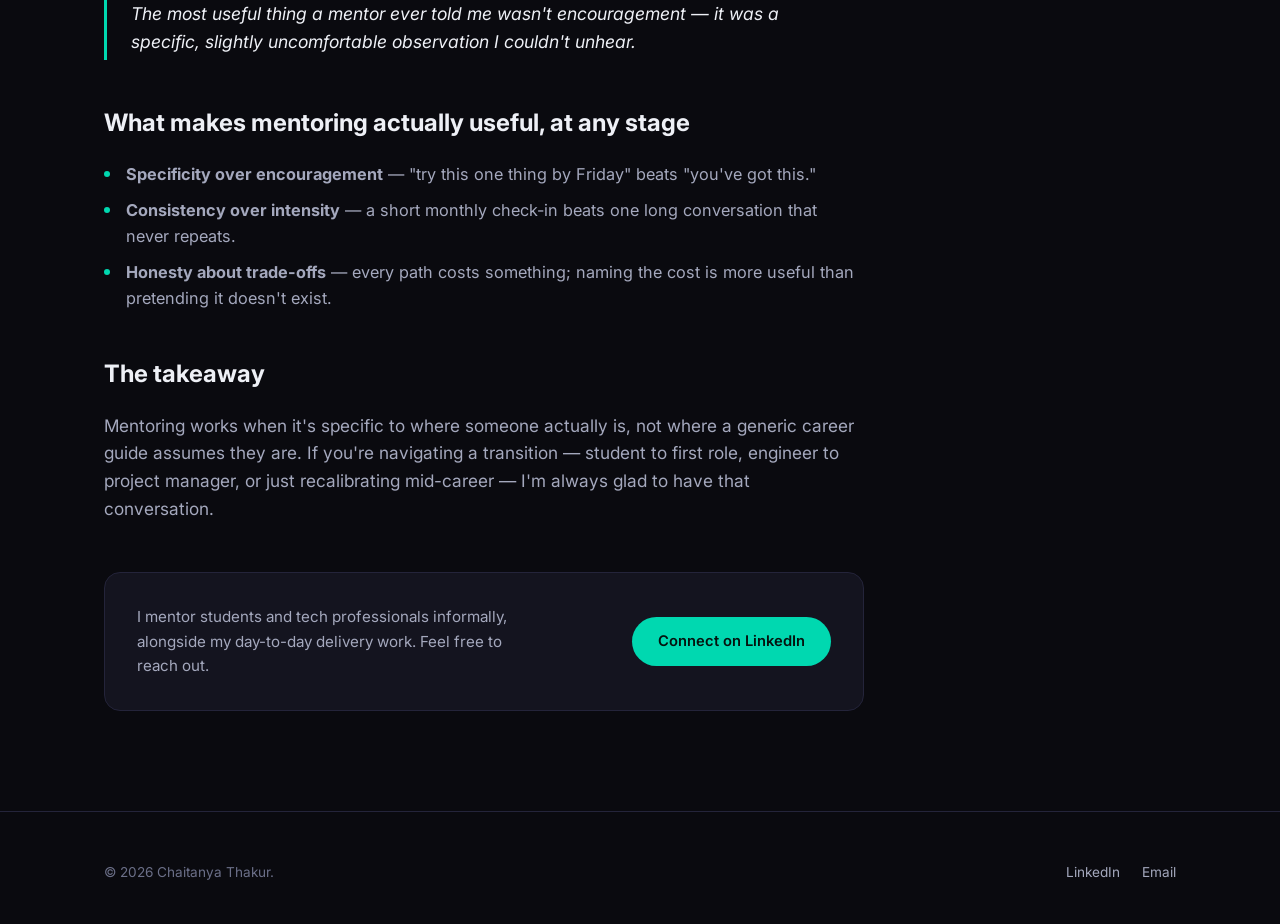
<file: articles/CAREER~1.HTM>
<!DOCTYPE html>
<html lang="en">
<head>
<meta charset="UTF-8" />
<meta name="viewport" content="width=device-width, initial-scale=1.0" />
<title>A Practical Guide to Career Mentoring for Tech Professionals | Chaitanya Thakur</title>
<meta name="description" content="Chaitanya Thakur shares a practical framework for career mentoring in tech — what good guidance looks like from student to senior engineer, and how to find or become a mentor." />
<meta name="keywords" content="career mentoring, career guidance for tech professionals, mentoring engineers, career mentor, Chaitanya Thakur" />
<meta name="author" content="Chaitanya Thakur" />
<link rel="canonical" href="https://chaitanya-thakur.github.io/articles/career-mentoring-tech-professionals.html" />
<meta property="og:type" content="article" />
<meta property="og:title" content="A Practical Guide to Career Mentoring for Tech Professionals" />
<meta property="og:description" content="What good mentoring looks like at each career stage, from student to senior engineer." />
<link rel="preconnect" href="https://fonts.googleapis.com" />
<link rel="preconnect" href="https://fonts.gstatic.com" crossorigin />
<link href="https://fonts.googleapis.com/css2?family=Inter:wght@400;500;600;700;800&display=swap" rel="stylesheet" />
<link rel="stylesheet" href="../styles.css" />
<script type="application/ld+json">
{
  "@context": "https://schema.org",
  "@type": "Article",
  "headline": "A Practical Guide to Career Mentoring for Tech Professionals",
  "author": { "@type": "Person", "name": "Chaitanya Thakur", "url": "https://chaitanya-thakur.github.io/" },
  "datePublished": "2026-08-01",
  "description": "What good mentoring looks like at each career stage, from student to senior engineer."
}
</script>
</head>
<body>
<a href="#top" class="skip-link">Skip to main content</a>
<div class="bg-glow"></div>
<div class="noise"></div>
<div class="scroll-progress"></div>

<nav class="nav">
  <div class="container nav-inner">
    <a href="../index.html#top" class="logo">Chaitanya<span>.</span></a>
    <ul class="nav-links">
      <li><a href="../index.html#about">About</a></li>
      <li><a href="../index.html#experience">Experience</a></li>
      <li><a href="../index.html#projects">Projects</a></li>
      <li><a href="../index.html#writing">Writing</a></li>
      <li><a href="../index.html#contact">Contact</a></li>
    </ul>
    <a href="../index.html#contact" class="nav-cta">Let's connect</a>
    <button class="nav-toggle" aria-label="Toggle menu"><span></span><span></span><span></span></button>
  </div>
</nav>

<header class="article-hero">
  <div class="container">
    <a href="../index.html#writing" class="back-link">&larr; Back to writing</a>
    <span class="article-tag">Career Mentoring</span>
    <h1>A Practical Guide to Career Mentoring for Tech Professionals</h1>
    <div class="article-meta">By Chaitanya Thakur &middot; Technical Project Manager</div>
  </div>
</header>

<div class="container">
  <article class="article-body">
    <p>
      Good career mentoring doesn't look the same at every stage. What a student needs to
      hear is different from what a mid-career engineer weighing a move into project
      management needs, which is different again from what someone rebuilding confidence
      after a layoff needs. Having coordinated training-and-placement functions and
      mentored individuals directly across several roles, this is the framework I keep
      coming back to.
    </p>

    <h2>Students and early-career: reduce the search space</h2>
    <p>
      At this stage, the problem usually isn't ability — it's too many directions and not
      enough signal on which one fits. The most useful thing a mentor can do here isn't
      motivational; it's diagnostic: what does this person actually enjoy doing when no one
      is grading them, and where does that overlap with what the market is hiring for.
    </p>
    <ul>
      <li>Help them build one real project, not five half-finished ones.</li>
      <li>Push them toward a narrow, specific goal for the next 90 days.</li>
      <li>Normalize that the first role is a starting point, not a life sentence.</li>
    </ul>

    <h2>Engineers moving into project management or agile roles</h2>
    <p>
      This transition trips people up because they assume they need to stop being technical
      to become "the process person." The opposite is true — the engineers who move into
      technical project management most successfully are the ones who keep their technical
      credibility and add planning, stakeholder communication, and delivery ownership on top
      of it, not instead of it.
    </p>

    <h3>What I tell people making this move</h3>
    <ol>
      <li>Start owning delivery on your own tickets before asking to own it for a team.</li>
      <li>Volunteer to run one ceremony — planning or retro — and get good at it before asking for the title.</li>
      <li>Learn to translate technical risk into business language stakeholders act on.</li>
    </ol>

    <h2>Mid-career: the plateau conversation</h2>
    <p>
      Mid-career mentoring is less about direction and more about honest calibration —
      helping someone see clearly whether they're stuck because of the environment, the
      role, or a skill gap they've been avoiding naming. That conversation only works if the
      mentor is willing to say something the person doesn't want to hear.
    </p>

    <blockquote>
      The most useful thing a mentor ever told me wasn't encouragement — it was a specific,
      slightly uncomfortable observation I couldn't unhear.
    </blockquote>

    <h2>What makes mentoring actually useful, at any stage</h2>
    <ul>
      <li><strong>Specificity over encouragement</strong> — "try this one thing by Friday" beats "you've got this."</li>
      <li><strong>Consistency over intensity</strong> — a short monthly check-in beats one long conversation that never repeats.</li>
      <li><strong>Honesty about trade-offs</strong> — every path costs something; naming the cost is more useful than pretending it doesn't exist.</li>
    </ul>

    <h2>The takeaway</h2>
    <p>
      Mentoring works when it's specific to where someone actually is, not where a generic
      career guide assumes they are. If you're navigating a transition — student to first
      role, engineer to project manager, or just recalibrating mid-career — I'm always glad
      to have that conversation.
    </p>

    <div class="article-cta">
      <p>I mentor students and tech professionals informally, alongside my day-to-day delivery work. Feel free to reach out.</p>
      <a href="https://www.linkedin.com/in/chaitanya-thakur-994667158/" target="_blank" rel="noopener" class="btn btn-primary">Connect on LinkedIn</a>
    </div>
  </article>
</div>

<footer>
  <div class="container footer-inner">
    <p>&copy; <span data-year>2026</span> Chaitanya Thakur.</p>
    <div class="footer-links">
      <a href="https://www.linkedin.com/in/chaitanya-thakur-994667158/" target="_blank" rel="noopener">LinkedIn</a>
      <a href="mailto:thakurchaitanyaofficial@gmail.com">Email</a>
    </div>
  </div>
</footer>

<script src="../script.js"></script>
</body>
</html>
</file>
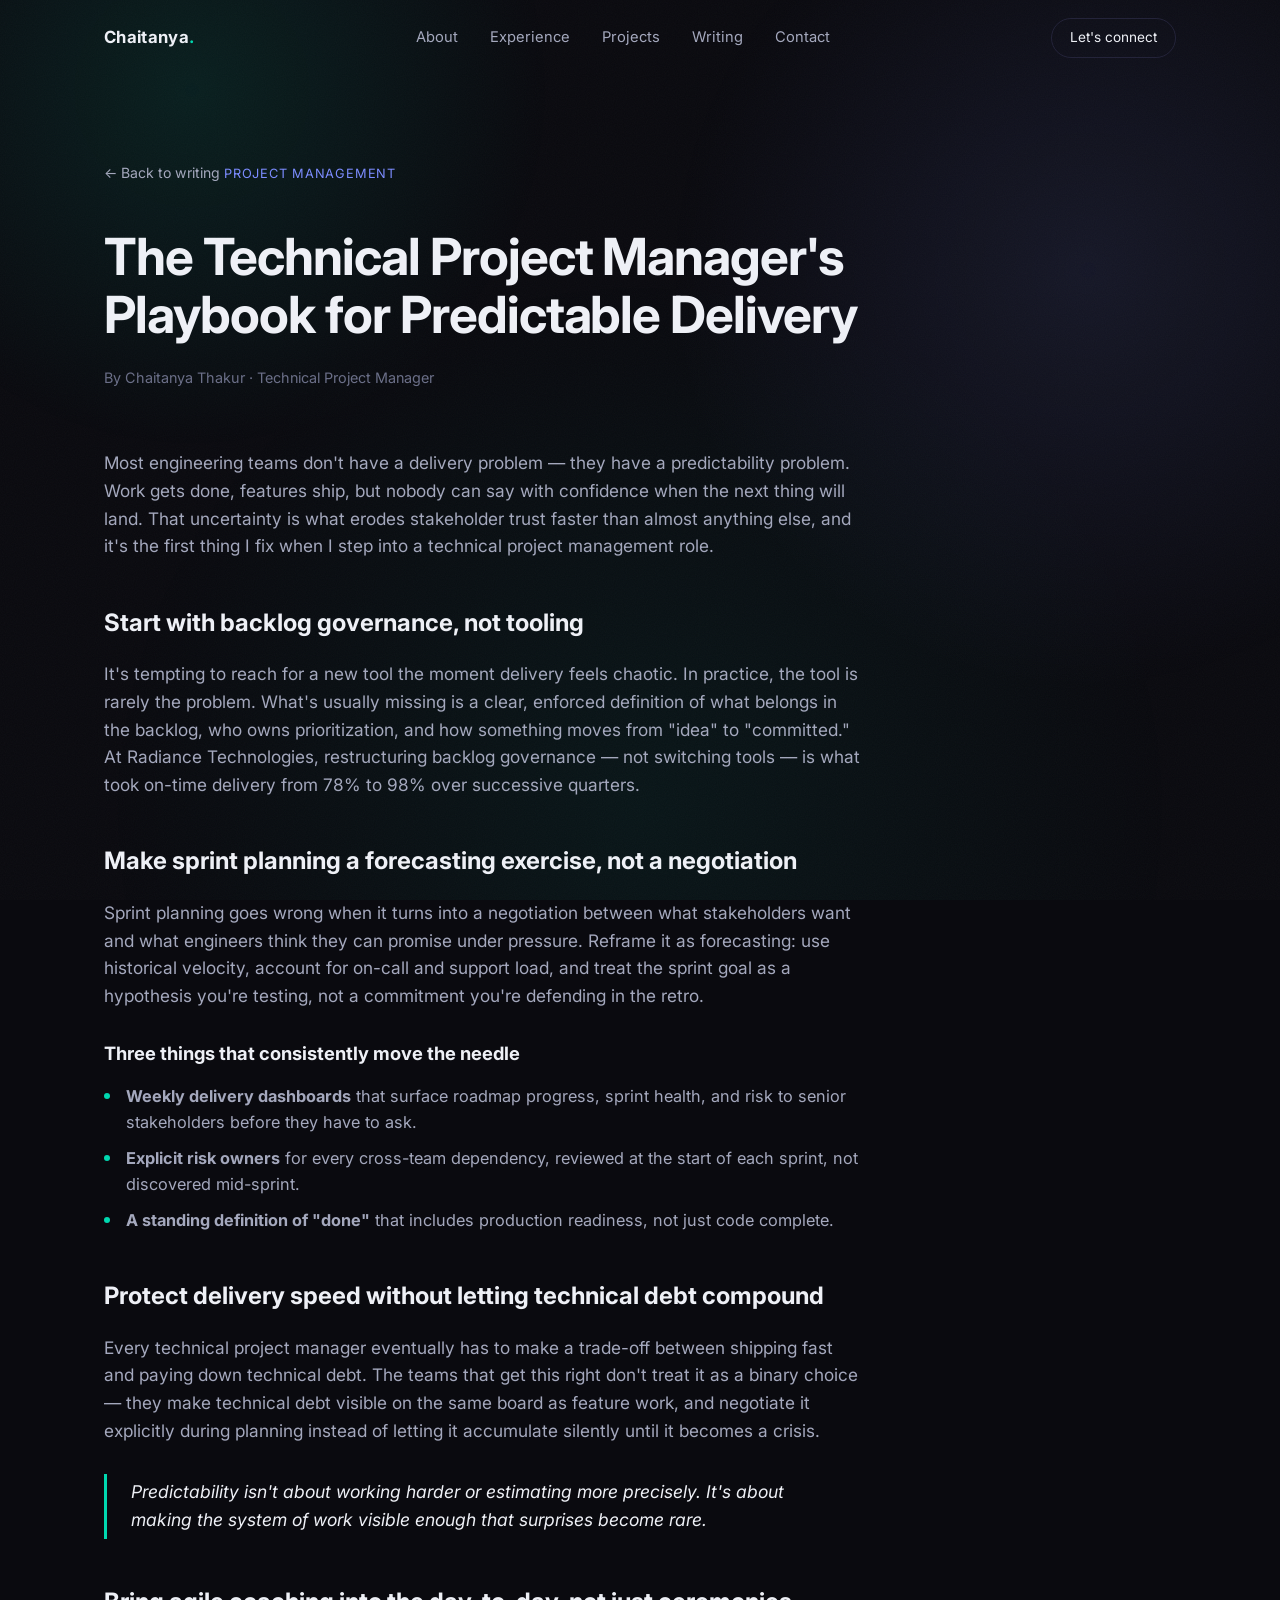
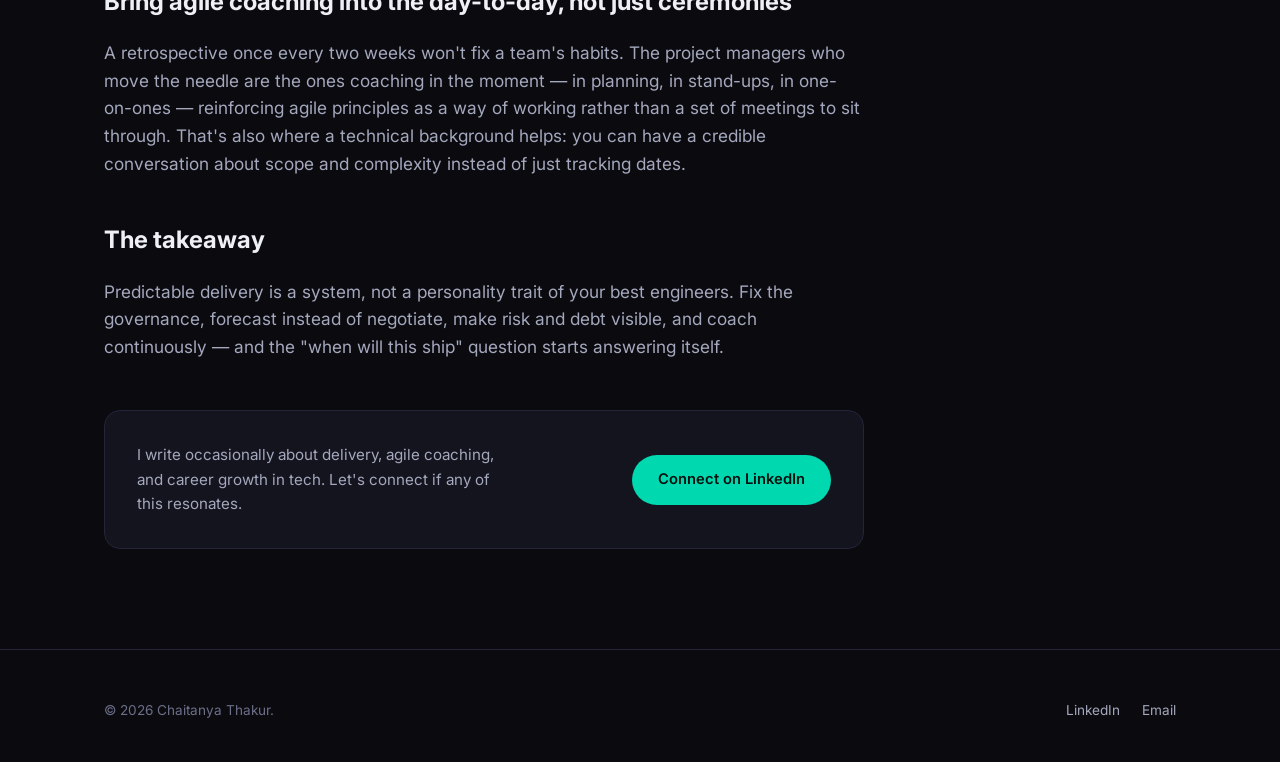
<file: articles/TECHNI~1.HTM>
<!DOCTYPE html>
<html lang="en">
<head>
<meta charset="UTF-8" />
<meta name="viewport" content="width=device-width, initial-scale=1.0" />
<title>The Technical Project Manager's Playbook for Predictable Delivery | Chaitanya Thakur</title>
<meta name="description" content="A practical playbook from Technical Project Manager Chaitanya Thakur on moving engineering teams from reactive firefighting to predictable, stakeholder-trusted delivery." />
<meta name="keywords" content="Technical Project Manager, project delivery playbook, agile delivery, stakeholder management, Chaitanya Thakur" />
<meta name="author" content="Chaitanya Thakur" />
<link rel="canonical" href="https://chaitanya-thakur.github.io/articles/technical-project-management-playbook.html" />
<meta property="og:type" content="article" />
<meta property="og:title" content="The Technical Project Manager's Playbook for Predictable Delivery" />
<meta property="og:description" content="How to move a team from reactive firefighting to predictable, stakeholder-trusted delivery." />
<link rel="preconnect" href="https://fonts.googleapis.com" />
<link rel="preconnect" href="https://fonts.gstatic.com" crossorigin />
<link href="https://fonts.googleapis.com/css2?family=Inter:wght@400;500;600;700;800&display=swap" rel="stylesheet" />
<link rel="stylesheet" href="../styles.css" />
<script type="application/ld+json">
{
  "@context": "https://schema.org",
  "@type": "Article",
  "headline": "The Technical Project Manager's Playbook for Predictable Delivery",
  "author": { "@type": "Person", "name": "Chaitanya Thakur", "url": "https://chaitanya-thakur.github.io/" },
  "datePublished": "2026-08-01",
  "description": "How to move a team from reactive firefighting to predictable, stakeholder-trusted delivery."
}
</script>
</head>
<body>
<a href="#top" class="skip-link">Skip to main content</a>
<div class="bg-glow"></div>
<div class="noise"></div>
<div class="scroll-progress"></div>

<nav class="nav">
  <div class="container nav-inner">
    <a href="../index.html#top" class="logo">Chaitanya<span>.</span></a>
    <ul class="nav-links">
      <li><a href="../index.html#about">About</a></li>
      <li><a href="../index.html#experience">Experience</a></li>
      <li><a href="../index.html#projects">Projects</a></li>
      <li><a href="../index.html#writing">Writing</a></li>
      <li><a href="../index.html#contact">Contact</a></li>
    </ul>
    <a href="../index.html#contact" class="nav-cta">Let's connect</a>
    <button class="nav-toggle" aria-label="Toggle menu"><span></span><span></span><span></span></button>
  </div>
</nav>

<header class="article-hero">
  <div class="container">
    <a href="../index.html#writing" class="back-link">&larr; Back to writing</a>
    <span class="article-tag">Project Management</span>
    <h1>The Technical Project Manager's Playbook for Predictable Delivery</h1>
    <div class="article-meta">By Chaitanya Thakur &middot; Technical Project Manager</div>
  </div>
</header>

<div class="container">
  <article class="article-body">
    <p>
      Most engineering teams don't have a delivery problem — they have a predictability
      problem. Work gets done, features ship, but nobody can say with confidence when the
      next thing will land. That uncertainty is what erodes stakeholder trust faster than
      almost anything else, and it's the first thing I fix when I step into a technical
      project management role.
    </p>

    <h2>Start with backlog governance, not tooling</h2>
    <p>
      It's tempting to reach for a new tool the moment delivery feels chaotic. In practice,
      the tool is rarely the problem. What's usually missing is a clear, enforced definition
      of what belongs in the backlog, who owns prioritization, and how something moves from
      "idea" to "committed." At Radiance Technologies, restructuring backlog governance —
      not switching tools — is what took on-time delivery from 78% to 98% over successive
      quarters.
    </p>

    <h2>Make sprint planning a forecasting exercise, not a negotiation</h2>
    <p>
      Sprint planning goes wrong when it turns into a negotiation between what stakeholders
      want and what engineers think they can promise under pressure. Reframe it as forecasting:
      use historical velocity, account for on-call and support load, and treat the sprint goal
      as a hypothesis you're testing, not a commitment you're defending in the retro.
    </p>

    <h3>Three things that consistently move the needle</h3>
    <ul>
      <li><strong>Weekly delivery dashboards</strong> that surface roadmap progress, sprint health, and risk to senior stakeholders before they have to ask.</li>
      <li><strong>Explicit risk owners</strong> for every cross-team dependency, reviewed at the start of each sprint, not discovered mid-sprint.</li>
      <li><strong>A standing definition of "done"</strong> that includes production readiness, not just code complete.</li>
    </ul>

    <h2>Protect delivery speed without letting technical debt compound</h2>
    <p>
      Every technical project manager eventually has to make a trade-off between shipping
      fast and paying down technical debt. The teams that get this right don't treat it as
      a binary choice — they make technical debt visible on the same board as feature work,
      and negotiate it explicitly during planning instead of letting it accumulate silently
      until it becomes a crisis.
    </p>

    <blockquote>
      Predictability isn't about working harder or estimating more precisely. It's about
      making the system of work visible enough that surprises become rare.
    </blockquote>

    <h2>Bring agile coaching into the day-to-day, not just ceremonies</h2>
    <p>
      A retrospective once every two weeks won't fix a team's habits. The project managers
      who move the needle are the ones coaching in the moment — in planning, in stand-ups,
      in one-on-ones — reinforcing agile principles as a way of working rather than a set of
      meetings to sit through. That's also where a technical background helps: you can have
      a credible conversation about scope and complexity instead of just tracking dates.
    </p>

    <h2>The takeaway</h2>
    <p>
      Predictable delivery is a system, not a personality trait of your best engineers.
      Fix the governance, forecast instead of negotiate, make risk and debt visible, and
      coach continuously — and the "when will this ship" question starts answering itself.
    </p>

    <div class="article-cta">
      <p>I write occasionally about delivery, agile coaching, and career growth in tech. Let's connect if any of this resonates.</p>
      <a href="https://www.linkedin.com/in/chaitanya-thakur-994667158/" target="_blank" rel="noopener" class="btn btn-primary">Connect on LinkedIn</a>
    </div>
  </article>
</div>

<footer>
  <div class="container footer-inner">
    <p>&copy; <span data-year>2026</span> Chaitanya Thakur.</p>
    <div class="footer-links">
      <a href="https://www.linkedin.com/in/chaitanya-thakur-994667158/" target="_blank" rel="noopener">LinkedIn</a>
      <a href="mailto:thakurchaitanyaofficial@gmail.com">Email</a>
    </div>
  </div>
</footer>

<script src="../script.js"></script>
</body>
</html>
</file>
<file: styles.css>
/* =========================================================
   Chaitanya Thakur — Portfolio
   Design: dark, minimal, high-contrast accent, scroll-driven reveals
   ========================================================= */

:root {
  --bg: #0a0a0f;
  --bg-alt: #0f0f17;
  --surface: #14141f;
  --surface-2: #1a1a28;
  --border: #24243a;
  --text: #eef0f6;
  --text-dim: #a4a8bd;
  --text-faint: #6b6f88;
  --accent: #00d8b0;
  --accent-2: #7c8cff;
  --accent-soft: rgba(0, 216, 176, 0.12);
  --radius: 16px;
  --max-w: 1120px;
  --ease: cubic-bezier(0.22, 1, 0.36, 1);
}

* { margin: 0; padding: 0; box-sizing: border-box; }

html { scroll-behavior: smooth; }

body {
  background: var(--bg);
  color: var(--text);
  font-family: "Inter", -apple-system, BlinkMacSystemFont, "Segoe UI", Roboto, sans-serif;
  line-height: 1.6;
  overflow-x: hidden;
  -webkit-font-smoothing: antialiased;
}

img { max-width: 100%; display: block; }
a { color: inherit; text-decoration: none; }
ul { list-style: none; }

.container {
  max-width: var(--max-w);
  margin: 0 auto;
  padding: 0 24px;
}

/* ---------- background ambience ---------- */
.bg-glow {
  position: fixed;
  inset: 0;
  z-index: -1;
  background:
    radial-gradient(600px circle at 15% 10%, rgba(0, 216, 176, 0.10), transparent 60%),
    radial-gradient(700px circle at 85% 30%, rgba(124, 140, 255, 0.10), transparent 60%),
    radial-gradient(900px circle at 50% 90%, rgba(0, 216, 176, 0.06), transparent 60%);
  pointer-events: none;
}

.noise {
  position: fixed;
  inset: 0;
  z-index: -1;
  opacity: 0.035;
  pointer-events: none;
  background-image: url("data:image/svg+xml,%3Csvg xmlns='http://www.w3.org/2000/svg' width='120' height='120'%3E%3Cfilter id='n'%3E%3CfeTurbulence type='fractalNoise' baseFrequency='0.9' numOctaves='2' stitchTiles='stitch'/%3E%3C/filter%3E%3Crect width='100%25' height='100%25' filter='url(%23n)'/%3E%3C/svg%3E");
}

/* ---------- scroll progress bar ---------- */
.scroll-progress {
  position: fixed;
  top: 0; left: 0;
  height: 3px;
  width: 0%;
  background: linear-gradient(90deg, var(--accent), var(--accent-2));
  z-index: 1000;
  transition: width 0.1s linear;
}

/* ---------- nav ---------- */
.nav {
  position: fixed;
  top: 0; left: 0; right: 0;
  z-index: 900;
  padding: 18px 0;
  transition: background 0.3s var(--ease), border-color 0.3s var(--ease), padding 0.3s var(--ease);
  border-bottom: 1px solid transparent;
}

.nav.scrolled {
  background: rgba(10, 10, 15, 0.75);
  backdrop-filter: blur(14px);
  -webkit-backdrop-filter: blur(14px);
  border-bottom-color: var(--border);
  padding: 12px 0;
}

.nav-inner {
  display: flex;
  align-items: center;
  justify-content: space-between;
}

.logo {
  font-weight: 700;
  font-size: 1.05rem;
  letter-spacing: 0.02em;
}
.logo span { color: var(--accent); }

.nav-links {
  display: flex;
  gap: 32px;
  font-size: 0.92rem;
  color: var(--text-dim);
}

.nav-links a {
  position: relative;
  padding: 4px 0;
  transition: color 0.25s;
}
.nav-links a::after {
  content: "";
  position: absolute;
  left: 0; bottom: -2px;
  width: 0%; height: 2px;
  background: var(--accent);
  transition: width 0.3s var(--ease);
}
.nav-links a:hover,
.nav-links a.active { color: var(--text); }
.nav-links a:hover::after,
.nav-links a.active::after { width: 100%; }

.nav-cta {
  border: 1px solid var(--border);
  padding: 8px 18px;
  border-radius: 999px;
  font-size: 0.85rem;
  transition: border-color 0.25s, background 0.25s, transform 0.25s;
}
.nav-cta:hover {
  border-color: var(--accent);
  background: var(--accent-soft);
  transform: translateY(-1px);
}

.nav-toggle {
  display: none;
  flex-direction: column;
  gap: 5px;
  cursor: pointer;
  background: none;
  border: none;
}
.nav-toggle span {
  width: 22px; height: 2px;
  background: var(--text);
  transition: transform 0.3s, opacity 0.3s;
}

/* ---------- hero ---------- */
.hero {
  min-height: 100vh;
  display: flex;
  flex-direction: column;
  justify-content: center;
  padding-top: 90px;
  position: relative;
}

.eyebrow {
  display: inline-flex;
  align-items: center;
  gap: 8px;
  font-size: 0.82rem;
  color: var(--accent);
  letter-spacing: 0.08em;
  text-transform: uppercase;
  margin-bottom: 22px;
  opacity: 0;
}
.eyebrow .dot {
  width: 6px; height: 6px;
  border-radius: 50%;
  background: var(--accent);
  box-shadow: 0 0 0 4px var(--accent-soft);
}

.hero h1 {
  font-size: clamp(2.4rem, 6vw, 4.6rem);
  font-weight: 700;
  line-height: 1.05;
  letter-spacing: -0.02em;
  max-width: 900px;
}

.hero h1 .line { display: block; overflow: hidden; }
.hero h1 .line span {
  display: inline-block;
  transform: translateY(110%);
  opacity: 0;
}

.hero h1 .grad {
  background: linear-gradient(90deg, var(--accent), var(--accent-2));
  -webkit-background-clip: text;
  background-clip: text;
  color: transparent;
}

.hero p.sub {
  margin-top: 26px;
  max-width: 640px;
  font-size: 1.15rem;
  color: var(--text-dim);
  opacity: 0;
}

.hero .actions {
  margin-top: 40px;
  display: flex;
  gap: 16px;
  flex-wrap: wrap;
  opacity: 0;
}

.btn {
  display: inline-flex;
  align-items: center;
  gap: 8px;
  padding: 13px 26px;
  border-radius: 999px;
  font-size: 0.92rem;
  font-weight: 600;
  transition: transform 0.25s var(--ease), box-shadow 0.25s var(--ease), background 0.25s;
}
.btn-primary {
  background: var(--accent);
  color: #05130f;
}
.btn-primary:hover {
  transform: translateY(-2px);
  box-shadow: 0 10px 30px -8px rgba(0, 216, 176, 0.55);
}
.btn-ghost {
  border: 1px solid var(--border);
  color: var(--text);
}
.btn-ghost:hover {
  border-color: var(--text-dim);
  transform: translateY(-2px);
}

.hero-meta {
  margin-top: 70px;
  display: flex;
  gap: 48px;
  flex-wrap: wrap;
  opacity: 0;
}
.hero-meta .stat-num {
  font-size: 1.9rem;
  font-weight: 700;
  color: var(--text);
}
.hero-meta .stat-num span { color: var(--accent); }
.hero-meta .stat-label {
  font-size: 0.82rem;
  color: var(--text-faint);
  margin-top: 4px;
}

.scroll-cue {
  position: absolute;
  bottom: 36px;
  left: 24px;
  display: flex;
  align-items: center;
  gap: 10px;
  font-size: 0.75rem;
  color: var(--text-faint);
  letter-spacing: 0.05em;
}
.scroll-cue .line-v {
  width: 1px; height: 34px;
  background: linear-gradient(var(--text-faint), transparent);
  position: relative;
  overflow: hidden;
}
.scroll-cue .line-v::after {
  content: "";
  position: absolute;
  top: -100%; left: 0;
  width: 100%; height: 100%;
  background: var(--accent);
  animation: scrollcue 1.8s ease-in-out infinite;
}
@keyframes scrollcue {
  0% { top: -100%; }
  60% { top: 100%; }
  100% { top: 100%; }
}

/* ---------- section shell ---------- */
section { position: relative; padding: 130px 0; }
.section-head { margin-bottom: 60px; max-width: 640px; }
.section-tag {
  font-size: 0.8rem;
  color: var(--accent);
  text-transform: uppercase;
  letter-spacing: 0.1em;
  margin-bottom: 14px;
  display: block;
}
.section-head h2 {
  font-size: clamp(1.8rem, 4vw, 2.6rem);
  font-weight: 700;
  letter-spacing: -0.015em;
}
.section-head p {
  margin-top: 16px;
  color: var(--text-dim);
  font-size: 1.02rem;
}

/* reveal-on-scroll */
.reveal {
  opacity: 0;
  transform: translateY(36px);
  transition: opacity 0.8s var(--ease), transform 0.8s var(--ease);
}
.reveal.in { opacity: 1; transform: translateY(0); }
.reveal-delay-1 { transition-delay: 0.08s; }
.reveal-delay-2 { transition-delay: 0.16s; }
.reveal-delay-3 { transition-delay: 0.24s; }
.reveal-delay-4 { transition-delay: 0.32s; }

/* ---------- about ---------- */
.about-grid {
  display: grid;
  grid-template-columns: 1.2fr 1fr;
  gap: 60px;
  align-items: start;
}
.about-text p { color: var(--text-dim); margin-bottom: 18px; font-size: 1.02rem; }
.about-text strong { color: var(--text); font-weight: 600; }

.about-cards { display: grid; gap: 14px; }
.mini-card {
  background: var(--surface);
  border: 1px solid var(--border);
  border-radius: var(--radius);
  padding: 20px 22px;
  transition: border-color 0.3s, transform 0.3s;
}
.mini-card:hover { border-color: var(--accent); transform: translateX(4px); }
.mini-card h4 { font-size: 0.95rem; margin-bottom: 4px; }
.mini-card span { color: var(--text-faint); font-size: 0.85rem; }

/* ---------- experience timeline ---------- */
.timeline { position: relative; }
.timeline::before {
  content: "";
  position: absolute;
  left: 11px; top: 8px; bottom: 8px;
  width: 1px;
  background: linear-gradient(var(--border), transparent 95%);
}
.tl-item {
  position: relative;
  padding-left: 46px;
  margin-bottom: 52px;
}
.tl-item:last-child { margin-bottom: 0; }
.tl-dot {
  position: absolute;
  left: 4px; top: 6px;
  width: 15px; height: 15px;
  border-radius: 50%;
  background: var(--bg);
  border: 2px solid var(--accent);
  box-shadow: 0 0 0 5px rgba(0, 216, 176, 0.08);
}
.tl-head {
  display: flex;
  justify-content: space-between;
  align-items: baseline;
  flex-wrap: wrap;
  gap: 8px;
  margin-bottom: 10px;
}
.tl-head h3 { font-size: 1.2rem; font-weight: 700; }
.tl-head .company { color: var(--accent); font-weight: 600; }
.tl-date {
  font-size: 0.82rem;
  color: var(--text-faint);
  white-space: nowrap;
}
.tl-item ul { margin-top: 10px; display: grid; gap: 8px; }
.tl-item li {
  color: var(--text-dim);
  font-size: 0.96rem;
  padding-left: 18px;
  position: relative;
}
.tl-item li::before {
  content: "";
  position: absolute;
  left: 0; top: 9px;
  width: 6px; height: 6px;
  background: var(--accent-2);
  border-radius: 50%;
}
.tl-tags {
  margin-top: 14px;
  display: flex;
  flex-wrap: wrap;
  gap: 8px;
}
.tl-tags span {
  font-size: 0.75rem;
  color: var(--text-faint);
  border: 1px solid var(--border);
  padding: 4px 10px;
  border-radius: 999px;
}

/* ---------- projects ---------- */
.project-grid {
  display: grid;
  grid-template-columns: repeat(2, 1fr);
  gap: 24px;
}
.project-card {
  background: var(--surface);
  border: 1px solid var(--border);
  border-radius: var(--radius);
  padding: 30px;
  transition: transform 0.4s var(--ease), border-color 0.4s var(--ease), box-shadow 0.4s var(--ease);
  position: relative;
  overflow: hidden;
}
.project-card::before {
  content: "";
  position: absolute;
  top: 0; left: 0; right: 0; height: 2px;
  background: linear-gradient(90deg, var(--accent), var(--accent-2));
  transform: scaleX(0);
  transform-origin: left;
  transition: transform 0.5s var(--ease);
}
.project-card:hover {
  transform: translateY(-6px);
  border-color: var(--border);
  box-shadow: 0 20px 50px -20px rgba(0, 0, 0, 0.6);
}
.project-card:hover::before { transform: scaleX(1); }
.project-num {
  font-size: 0.8rem;
  color: var(--text-faint);
  font-weight: 600;
  margin-bottom: 16px;
}
.project-card h3 { font-size: 1.25rem; margin-bottom: 10px; }
.project-card p { color: var(--text-dim); font-size: 0.95rem; margin-bottom: 18px; }
.project-metrics {
  display: flex;
  gap: 22px;
  margin-top: 4px;
}
.project-metrics div { font-size: 1.4rem; font-weight: 700; color: var(--accent); }
.project-metrics small { display: block; font-size: 0.72rem; color: var(--text-faint); font-weight: 400; margin-top: 2px; }

/* ---------- skills ---------- */
.skills-wrap { display: grid; grid-template-columns: repeat(3, 1fr); gap: 40px; }
.skill-group h4 {
  font-size: 0.85rem;
  text-transform: uppercase;
  letter-spacing: 0.08em;
  color: var(--text-faint);
  margin-bottom: 18px;
}
.skill-tags { display: flex; flex-wrap: wrap; gap: 10px; }
.skill-tags span {
  padding: 8px 16px;
  border-radius: 999px;
  background: var(--surface);
  border: 1px solid var(--border);
  font-size: 0.85rem;
  color: var(--text-dim);
  transition: border-color 0.3s, color 0.3s, transform 0.3s;
}
.skill-tags span:hover {
  border-color: var(--accent);
  color: var(--text);
  transform: translateY(-2px);
}

/* ---------- writing ---------- */
.writing-grid {
  display: grid;
  grid-template-columns: repeat(3, 1fr);
  gap: 24px;
}
.article-card {
  background: var(--surface);
  border: 1px solid var(--border);
  border-radius: var(--radius);
  padding: 26px;
  display: flex;
  flex-direction: column;
  height: 100%;
  transition: transform 0.35s var(--ease), border-color 0.35s var(--ease);
}
.article-card:hover { transform: translateY(-5px); border-color: var(--accent-2); }
.article-tag {
  font-size: 0.72rem;
  text-transform: uppercase;
  letter-spacing: 0.06em;
  color: var(--accent-2);
  margin-bottom: 14px;
}
.article-card h3 { font-size: 1.08rem; margin-bottom: 10px; line-height: 1.4; }
.article-card p { color: var(--text-dim); font-size: 0.9rem; flex-grow: 1; margin-bottom: 18px; }
.article-read {
  font-size: 0.85rem;
  color: var(--accent);
  display: inline-flex;
  align-items: center;
  gap: 6px;
}
.article-read .arrow { transition: transform 0.3s var(--ease); }
.article-card:hover .article-read .arrow { transform: translateX(4px); }

/* ---------- contact ---------- */
.contact-box {
  background: var(--surface);
  border: 1px solid var(--border);
  border-radius: 24px;
  padding: 70px;
  text-align: center;
  position: relative;
  overflow: hidden;
}
.contact-box::before {
  content: "";
  position: absolute;
  inset: -40%;
  background: radial-gradient(circle, rgba(0,216,176,0.14), transparent 60%);
  animation: spin 18s linear infinite;
}
@keyframes spin { to { transform: rotate(360deg); } }
.contact-box h2 {
  font-size: clamp(1.8rem, 4vw, 2.8rem);
  font-weight: 700;
  margin-bottom: 18px;
  position: relative;
}
.contact-box p { color: var(--text-dim); max-width: 520px; margin: 0 auto 34px; position: relative; }
.contact-actions { display: flex; gap: 16px; justify-content: center; flex-wrap: wrap; position: relative; }

/* ---------- footer ---------- */
footer { padding: 50px 0 40px; border-top: 1px solid var(--border); }
.footer-inner {
  display: flex;
  justify-content: space-between;
  align-items: center;
  flex-wrap: wrap;
  gap: 16px;
}
.footer-inner p { color: var(--text-faint); font-size: 0.85rem; }
.footer-links { display: flex; gap: 22px; }
.footer-links a { color: var(--text-dim); font-size: 0.85rem; transition: color 0.25s; }
.footer-links a:hover { color: var(--accent); }

/* ---------- responsive ---------- */
@media (max-width: 900px) {
  .about-grid, .skills-wrap { grid-template-columns: 1fr; }
  .project-grid { grid-template-columns: 1fr; }
  .writing-grid { grid-template-columns: 1fr; }
  .contact-box { padding: 44px 26px; }
}

@media (max-width: 720px) {
  .nav-links, .nav-cta { display: none; }
  .nav-toggle { display: flex; }
  .nav-links.open {
    display: flex;
    position: absolute;
    top: 100%; left: 0; right: 0;
    background: rgba(10,10,15,0.97);
    flex-direction: column;
    padding: 24px;
    gap: 20px;
    border-bottom: 1px solid var(--border);
  }
  .hero-meta { gap: 28px; }
  section { padding: 90px 0; }
}

/* ---------- article pages ---------- */
.article-hero {
  padding: 160px 0 60px;
}
.article-hero .article-tag { font-size: 0.8rem; }
.article-hero h1 {
  font-size: clamp(2rem, 5vw, 3.2rem);
  font-weight: 700;
  letter-spacing: -0.02em;
  line-height: 1.15;
  margin: 18px 0 22px;
  max-width: 820px;
}
.article-hero .article-meta {
  color: var(--text-faint);
  font-size: 0.9rem;
}
.article-body {
  max-width: 760px;
  padding-bottom: 100px;
}
.article-body p {
  color: var(--text-dim);
  font-size: 1.08rem;
  margin-bottom: 22px;
}
.article-body h2 {
  font-size: 1.5rem;
  margin: 44px 0 18px;
  color: var(--text);
}
.article-body h3 {
  font-size: 1.15rem;
  margin: 30px 0 14px;
  color: var(--text);
}
.article-body ul, .article-body ol {
  margin: 0 0 22px 0;
  display: grid;
  gap: 10px;
}
.article-body li {
  color: var(--text-dim);
  font-size: 1.02rem;
  padding-left: 22px;
  position: relative;
}
.article-body ul li::before {
  content: "";
  position: absolute;
  left: 0; top: 10px;
  width: 6px; height: 6px;
  background: var(--accent);
  border-radius: 50%;
}
.article-body ol { counter-reset: item; }
.article-body ol li { list-style: none; }
.article-body ol li::before {
  counter-increment: item;
  content: counter(item);
  position: absolute;
  left: 0; top: 0;
  color: var(--accent);
  font-weight: 700;
  font-size: 0.85rem;
}
.article-body blockquote {
  border-left: 3px solid var(--accent);
  padding: 4px 24px;
  margin: 30px 0;
  color: var(--text);
  font-size: 1.1rem;
  font-style: italic;
}
.article-cta {
  margin-top: 50px;
  padding: 32px;
  background: var(--surface);
  border: 1px solid var(--border);
  border-radius: var(--radius);
  display: flex;
  justify-content: space-between;
  align-items: center;
  flex-wrap: wrap;
  gap: 18px;
}
.article-cta p { color: var(--text-dim); margin: 0; max-width: 380px; font-size: 0.95rem; }
.back-link {
  display: inline-flex;
  align-items: center;
  gap: 8px;
  color: var(--text-dim);
  font-size: 0.88rem;
  margin-bottom: 24px;
  transition: color 0.25s;
}
.back-link:hover { color: var(--accent); }

/* ---------- skip link (accessibility) ---------- */
.skip-link {
  position: absolute;
  top: -60px;
  left: 16px;
  background: var(--accent);
  color: #05130f;
  padding: 10px 18px;
  border-radius: 8px;
  font-size: 0.85rem;
  font-weight: 600;
  z-index: 2000;
  transition: top 0.25s ease;
}
.skip-link:focus { top: 16px; }

/* ---------- reduced motion (accessibility) ---------- */
@media (prefers-reduced-motion: reduce) {
  html { scroll-behavior: auto; }
  *, *::before, *::after {
    animation-duration: 0.001ms !important;
    animation-iteration-count: 1 !important;
    transition-duration: 0.001ms !important;
    scroll-behavior: auto !important;
  }
  .reveal { opacity: 1 !important; transform: none !important; }
  .hero h1 .line span { transform: none !important; opacity: 1 !important; }
  .eyebrow, .hero p.sub, .hero .actions, .hero-meta { opacity: 1 !important; transform: none !important; }
  .project-card:hover { transform: none !important; }
  .scroll-cue .line-v::after { animation: none !important; }
  .contact-box::before { animation: none !important; }
}
</file>
